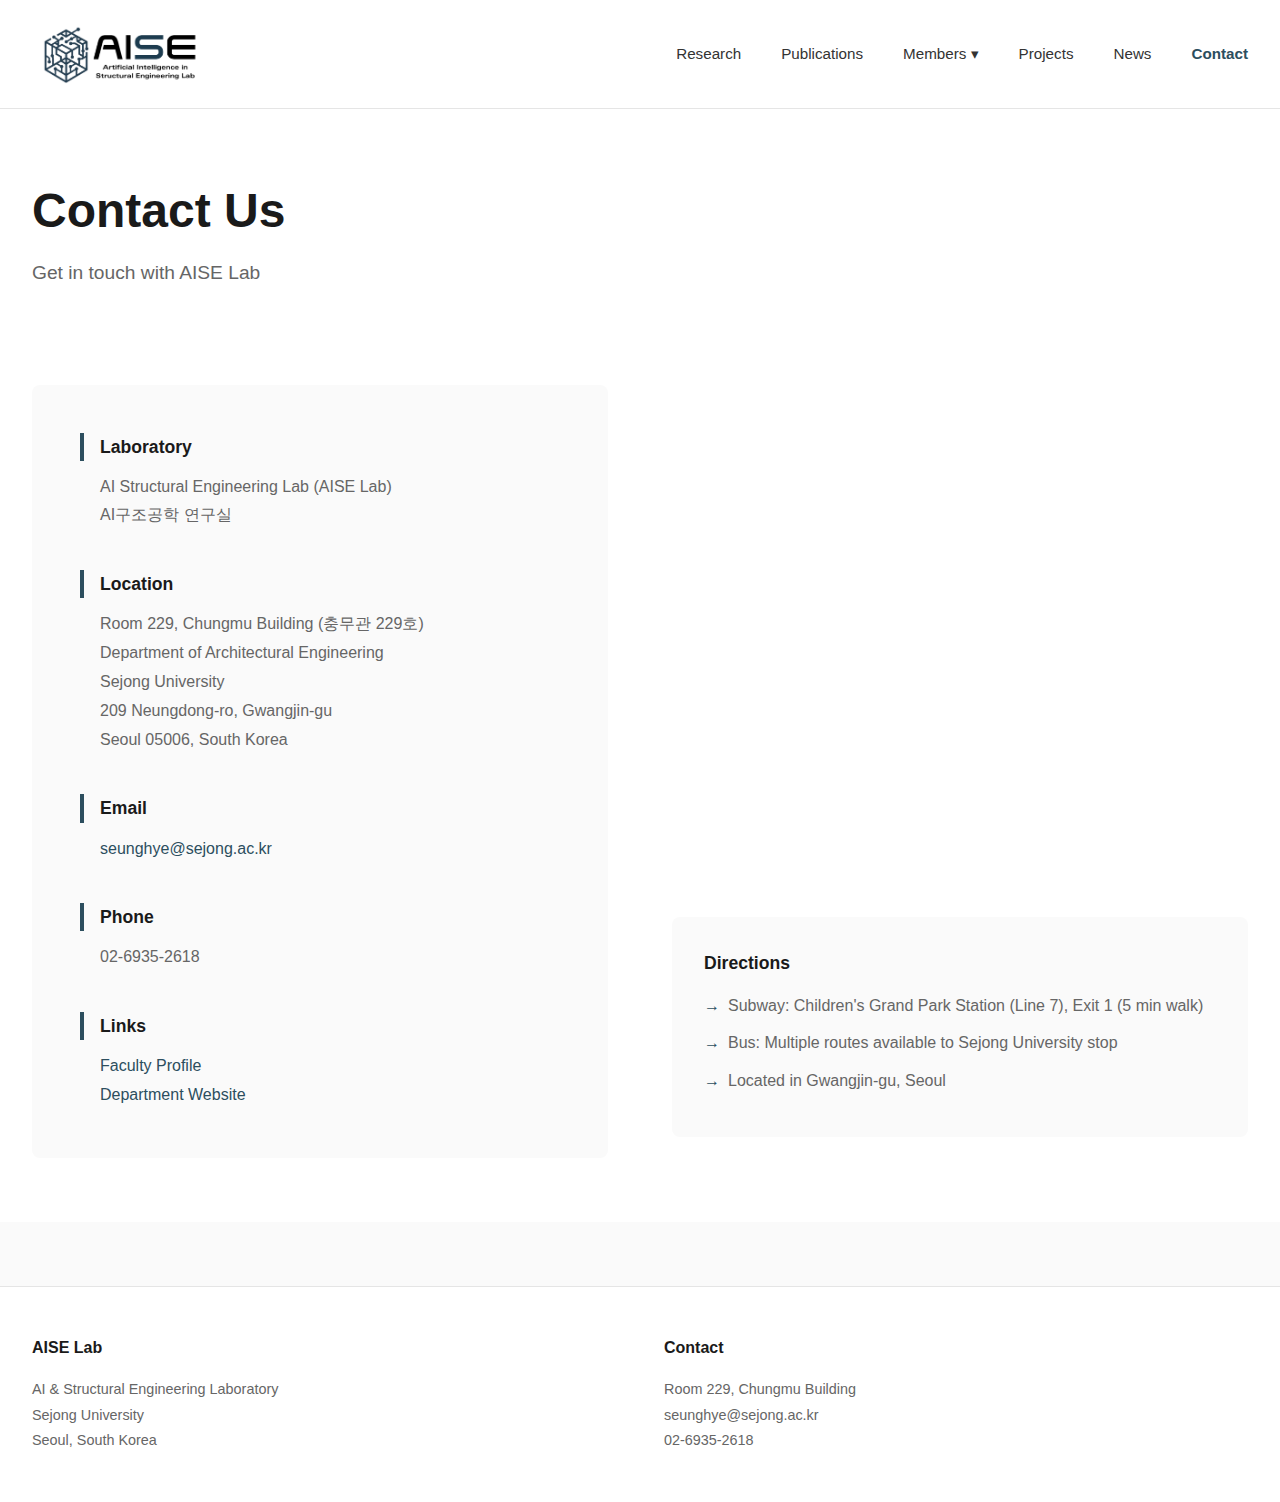
<file: contact.html>
<!DOCTYPE html>
<html lang="en">
<head>
    <meta charset="UTF-8">
    <meta name="viewport" content="width=device-width, initial-scale=1.0">
    <meta name="description" content="Contact AISE Lab">
    <title>Contact - AISE Lab</title>
    <style>
        * {
            margin: 0;
            padding: 0;
            box-sizing: border-box;
        }

        :root {
            --primary: #2C4E5E;
            --text-dark: #1a1a1a;
            --text-gray: #666;
            --bg-gray: #fafafa;
            --border: #e5e5e5;
        }

        body {
            font-family: -apple-system, BlinkMacSystemFont, 'Segoe UI', 'Helvetica Neue', Arial, sans-serif;
            color: var(--text-dark);
            line-height: 1.6;
            background: var(--bg-gray);
        }

        /* Header & Nav */
        header {
            background: #fff;
            border-bottom: 1px solid var(--border);
            position: sticky;
            top: 0;
            z-index: 100;
        }

        nav {
            max-width: 1400px;
            margin: 0 auto;
            padding: 1.5rem 2rem;
            display: flex;
            justify-content: space-between;
            align-items: center;
        }

        .logo {
            display: flex;
            align-items: center;
            gap: 1rem;
            text-decoration: none;
        }

        .logo img {
            height: 60px;
        }

        nav ul {
            display: flex;
            gap: 2.5rem;
            list-style: none;
            align-items: center;
        }

        nav a {
            text-decoration: none;
            color: #333;
            font-weight: 400;
            transition: color 0.2s;
            font-size: 0.95rem;
        }

        nav a:hover {
            color: var(--primary);
        }

        /* Dropdown Menu CSS */
        .dropdown {
            position: relative;
            display: inline-block;
        }
        
        .dropdown-content {
            display: none;
            position: absolute;
            background-color: #fff;
            min-width: 160px;
            box-shadow: 0px 8px 16px 0px rgba(0,0,0,0.1);
            z-index: 1000;
            border-radius: 4px;
            border: 1px solid var(--border);
            top: 100%;
            left: 50%;
            transform: translateX(-50%);
            padding: 0.5rem 0;
        }
        
        .dropdown:hover .dropdown-content {
            display: block;
        }
        
        .dropdown-content a {
            color: var(--text-dark);
            padding: 12px 16px;
            text-decoration: none;
            display: block;
            font-size: 0.9rem;
            text-align: center;
        }
        
        .dropdown-content a:hover {
            background-color: var(--bg-gray);
            color: var(--primary);
        }

        /* Page Header */
        .page-header {
            max-width: 1400px;
            margin: 0 auto;
            padding: 4rem 2rem 2rem;
            background: #fff;
        }

        .page-header h1 {
            font-size: 3rem;
            font-weight: 700;
            color: var(--text-dark);
            margin-bottom: 0.5rem;
        }

        .page-header p {
            font-size: 1.2rem;
            color: var(--text-gray);
        }

        /* Contact Section */
        .contact-section {
            max-width: 1400px;
            margin: 0 auto;
            padding: 4rem 2rem;
            background: #fff;
        }

        .contact-grid {
            display: grid;
            grid-template-columns: 1fr 1fr;
            gap: 4rem;
        }

        .contact-info {
            background: var(--bg-gray);
            padding: 3rem;
            border-radius: 8px;
        }

        .info-item {
            margin-bottom: 2.5rem;
        }

        .info-item:last-child {
            margin-bottom: 0;
        }

        .info-item h3 {
            font-size: 1.1rem;
            font-weight: 600;
            color: var(--text-dark);
            margin-bottom: 0.75rem;
            border-left: 4px solid var(--primary);
            padding-left: 1rem;
        }

        .info-item p {
            color: var(--text-gray);
            line-height: 1.8;
            padding-left: 1.25rem;
        }

        .info-item a {
            color: var(--primary);
            text-decoration: none;
        }

        .info-item a:hover {
            text-decoration: underline;
        }

        .map-container {
            border-radius: 8px;
            height: 500px;
            overflow: hidden;
        }

        .directions {
            margin-top: 2rem;
            padding: 2rem;
            background: var(--bg-gray);
            border-radius: 8px;
        }

        .directions h3 {
            font-size: 1.1rem;
            font-weight: 600;
            color: var(--text-dark);
            margin-bottom: 1rem;
        }

        .directions ul {
            list-style: none;
        }

        .directions li {
            color: var(--text-gray);
            margin-bottom: 0.75rem;
            padding-left: 1.5rem;
            position: relative;
        }

        .directions li:before {
            content: "→";
            color: var(--primary);
            position: absolute;
            left: 0;
        }

        /* Footer */
        footer {
            background: #fff;
            border-top: 1px solid var(--border);
            padding: 3rem 2rem;
            margin-top: 4rem;
        }

        .footer-content {
            max-width: 1400px;
            margin: 0 auto;
            display: grid;
            grid-template-columns: repeat(2, 1fr);
            gap: 3rem;
        }

        footer h4 {
            font-size: 1rem;
            font-weight: 600;
            margin-bottom: 1rem;
            color: var(--text-dark);
        }

        footer p, footer a {
            color: var(--text-gray);
            font-size: 0.9rem;
            text-decoration: none;
            line-height: 1.8;
            display: block;
        }

        footer a:hover {
            color: var(--primary);
        }

        @media (max-width: 968px) {
            .contact-grid {
                grid-template-columns: 1fr;
            }

            .footer-content {
                grid-template-columns: 1fr;
            }

            nav ul {
                display: none;
            }

            .page-header h1 {
                font-size: 2rem;
            }
        }
    </style>
</head>
<body>
    <header>
        <nav>
            <a href="index.html" class="logo">
                <img src="images/logo.png" alt="AISE Lab Logo">
            </a>
            <ul>
                <li><a href="research.html">Research</a></li>
                <li><a href="publications.html">Publications</a></li>
                
                <li class="dropdown">
                    <a href="#" style="cursor: default;">Members ▾</a>
                    <div class="dropdown-content">
                        <a href="professor.html">Professor</a>
                        <a href="people.html">Researchers</a>
                    </div>
                </li>

                <li><a href="projects.html">Projects</a></li>
                <li><a href="news.html">News</a></li>
                <li><a href="contact.html" style="color: var(--primary); font-weight: 600;">Contact</a></li>
            </ul>
        </nav>
    </header>

    <div class="page-header">
        <h1>Contact Us</h1>
        <p>Get in touch with AISE Lab</p>
    </div>

    <section class="contact-section">
        <div class="contact-grid">
            <div>
                <div class="contact-info">
                    <div class="info-item">
                        <h3>Laboratory</h3>
                        <p>
                            AI Structural Engineering Lab (AISE Lab)<br>
                            AI구조공학 연구실
                        </p>
                    </div>

                    <div class="info-item">
                        <h3>Location</h3>
                        <p>
                            Room 229, Chungmu Building (충무관 229호)<br>
                            Department of Architectural Engineering<br>
                            Sejong University<br>
                            209 Neungdong-ro, Gwangjin-gu<br>
                            Seoul 05006, South Korea
                        </p>
                    </div>

                    <div class="info-item">
                        <h3>Email</h3>
                        <p>
                            <a href="mailto:seunghye@sejong.ac.kr">seunghye@sejong.ac.kr</a>
                        </p>
                    </div>

                    <div class="info-item">
                        <h3>Phone</h3>
                        <p>02-6935-2618</p>
                    </div>

                    <div class="info-item">
                        <h3>Links</h3>
                        <p>
                            <a href="https://sejong.elsevierpure.com/en/persons/seunghye-lee/" target="_blank">Faculty Profile</a><br>
                            <a href="http://aie.sejong.ac.kr/" target="_blank">Department Website</a>
                        </p>
                    </div>
                </div>
            </div>

            <div>
                <div class="map-container">
                    <iframe 
                        src="https://www.google.com/maps/embed?pb=!1m18!1m12!1m3!1d3162.892208426889!2d127.07352731531708!3d37.55099597980241!2m3!1f0!2f0!3f0!3m2!1i1024!2i768!4f13.1!3m3!1m2!1s0x357ca50338e261e5%3A0xf95ab80f5ff544e!2sSejong%20University!5e0!3m2!1sen!2skr!4v1234567890123!5m2!1sen!2skr" 
                        width="100%" 
                        height="100%" 
                        style="border:0; border-radius: 8px;" 
                        allowfullscreen="" 
                        loading="lazy" 
                        referrerpolicy="no-referrer-when-downgrade">
                    </iframe>
                </div>

                <div class="directions">
                    <h3>Directions</h3>
                    <ul>
                        <li>Subway: Children's Grand Park Station (Line 7), Exit 1 (5 min walk)</li>
                        <li>Bus: Multiple routes available to Sejong University stop</li>
                        <li>Located in Gwangjin-gu, Seoul</li>
                    </ul>
                </div>
            </div>
        </div>
    </section>

    <footer>
        <div class="footer-content">
            <div>
                <h4>AISE Lab</h4>
                <p>AI & Structural Engineering Laboratory</p>
                <p>Sejong University</p>
                <p>Seoul, South Korea</p>
            </div>
            <div>
                <h4>Contact</h4>
                <p>Room 229, Chungmu Building</p>
                <p>seunghye@sejong.ac.kr</p>
                <p>02-6935-2618</p>
            </div>
        </div>
    </footer>
</body>
</html>
</file>
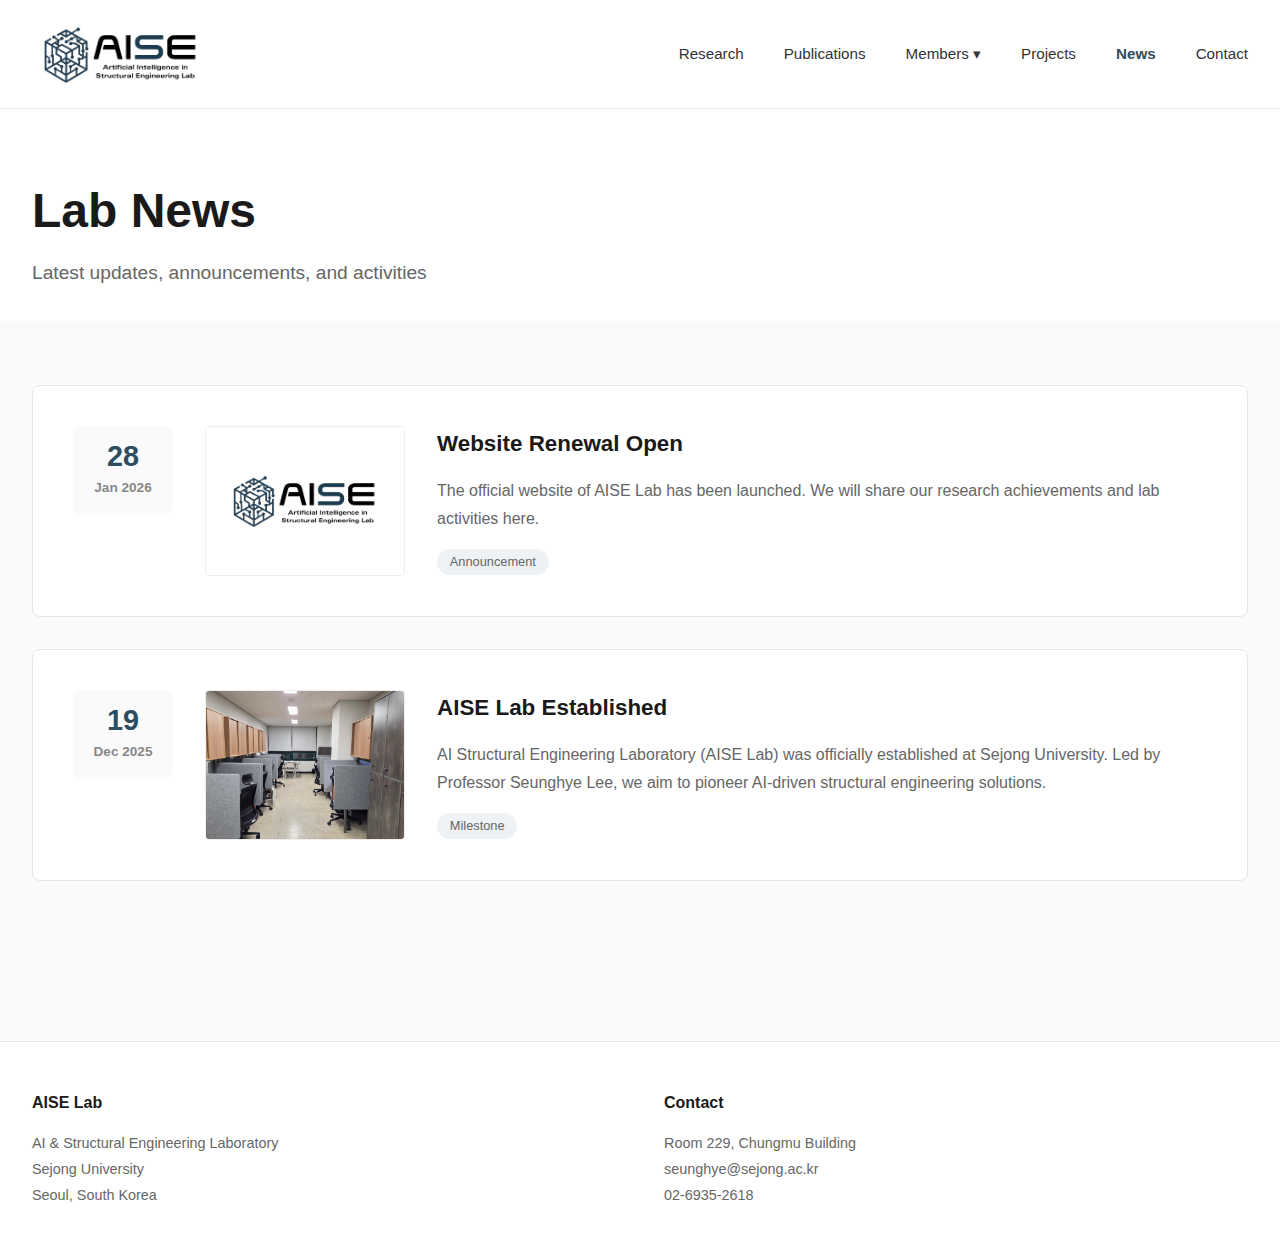
<file: news.html>
<!DOCTYPE html>
<html lang="en">
<head>
    <meta charset="UTF-8">
    <meta name="viewport" content="width=device-width, initial-scale=1.0">
    <meta name="description" content="AISE Lab News and Updates">
    <title>News - AISE Lab</title>
    <style>
        * {
            margin: 0;
            padding: 0;
            box-sizing: border-box;
        }

        :root {
            --primary: #2C4E5E;
            --text-dark: #1a1a1a;
            --text-gray: #666;
            --bg-gray: #fafafa;
            --border: #e5e5e5;
        }

        body {
            font-family: -apple-system, BlinkMacSystemFont, 'Segoe UI', 'Helvetica Neue', Arial, sans-serif;
            color: var(--text-dark);
            line-height: 1.6;
            background: var(--bg-gray);
        }

        /* Header & Nav */
        header {
            background: #fff;
            border-bottom: 1px solid var(--border);
            position: sticky;
            top: 0;
            z-index: 100;
        }

        nav {
            max-width: 1400px;
            margin: 0 auto;
            padding: 1.5rem 2rem;
            display: flex;
            justify-content: space-between;
            align-items: center;
        }

        .logo {
            display: flex;
            align-items: center;
            gap: 1rem;
            text-decoration: none;
        }

        .logo img {
            height: 60px;
        }

        nav ul {
            display: flex;
            gap: 2.5rem;
            list-style: none;
            align-items: center;
        }

        nav a {
            text-decoration: none;
            color: #333;
            font-weight: 400;
            transition: color 0.2s;
            font-size: 0.95rem;
        }

        nav a:hover {
            color: var(--primary);
        }

        /* Dropdown Menu CSS */
        .dropdown {
            position: relative;
            display: inline-block;
        }
        
        .dropdown-content {
            display: none;
            position: absolute;
            background-color: #fff;
            min-width: 160px;
            box-shadow: 0px 8px 16px 0px rgba(0,0,0,0.1);
            z-index: 1000;
            border-radius: 4px;
            border: 1px solid var(--border);
            top: 100%;
            left: 50%;
            transform: translateX(-50%);
            padding: 0.5rem 0;
        }
        
        .dropdown:hover .dropdown-content {
            display: block;
        }
        
        .dropdown-content a {
            color: var(--text-dark);
            padding: 12px 16px;
            text-decoration: none;
            display: block;
            font-size: 0.9rem;
            text-align: center;
        }
        
        .dropdown-content a:hover {
            background-color: var(--bg-gray);
            color: var(--primary);
        }

        /* Page Header */
        .page-header {
            max-width: 1400px;
            margin: 0 auto;
            padding: 4rem 2rem 2rem;
            background: #fff;
        }

        .page-header h1 {
            font-size: 3rem;
            font-weight: 700;
            color: var(--text-dark);
            margin-bottom: 0.5rem;
        }

        .page-header p {
            font-size: 1.2rem;
            color: var(--text-gray);
        }

        /* News Section */
        .news-section {
            max-width: 1400px;
            margin: 0 auto;
            padding: 4rem 2rem;
        }

        .news-item {
            background: #fff;
            padding: 2.5rem;
            border-radius: 8px;
            border: 1px solid var(--border);
            margin-bottom: 2rem;
            transition: transform 0.2s, box-shadow 0.2s;
            display: flex;
            gap: 2rem;
            align-items: flex-start;
        }

        .news-item:hover {
            transform: translateY(-3px);
            box-shadow: 0 5px 15px rgba(0,0,0,0.05);
            border-color: var(--primary);
        }

        .news-date {
            flex-shrink: 0;
            width: 100px;
            text-align: center;
            padding: 1rem;
            background: var(--bg-gray);
            border-radius: 8px;
            color: var(--primary);
            font-weight: 600;
        }

        .news-date .day {
            font-size: 1.8rem;
            line-height: 1;
            display: block;
            margin-bottom: 0.2rem;
        }

        .news-date .year {
            font-size: 0.85rem;
            color: #888;
        }

        /* 뉴스 이미지 스타일 추가 */
        .news-thumb {
            flex-shrink: 0;
            width: 200px;
            height: 150px;
            border-radius: 4px;
            overflow: hidden;
            background: #eee;
            border: 1px solid #eee;
        }

        .news-thumb img {
            width: 100%;
            height: 100%;
            object-fit: cover;
        }

        .news-content {
            flex-grow: 1;
        }

        .news-content h3 {
            font-size: 1.4rem;
            margin-bottom: 1rem;
            color: var(--text-dark);
        }

        .news-content p {
            color: var(--text-gray);
            line-height: 1.7;
            margin-bottom: 1rem;
        }

        .news-tag {
            display: inline-block;
            font-size: 0.8rem;
            padding: 0.2rem 0.8rem;
            border-radius: 20px;
            background: #eef2f5;
            color: #666;
        }

        /* Footer */
        footer {
            background: #fff;
            border-top: 1px solid var(--border);
            padding: 3rem 2rem;
            margin-top: 4rem;
        }

        .footer-content {
            max-width: 1400px;
            margin: 0 auto;
            display: grid;
            grid-template-columns: repeat(2, 1fr);
            gap: 3rem;
        }

        footer h4 {
            font-size: 1rem;
            font-weight: 600;
            margin-bottom: 1rem;
            color: var(--text-dark);
        }

        footer p, footer a {
            color: var(--text-gray);
            font-size: 0.9rem;
            text-decoration: none;
            line-height: 1.8;
            display: block;
        }

        footer a:hover {
            color: var(--primary);
        }

        @media (max-width: 768px) {
            .news-item {
                flex-direction: column;
                gap: 1rem;
            }
            .news-thumb {
                width: 100%;
                height: 200px;
            }
            .news-date {
                width: 100%;
                display: flex;
                align-items: center;
                justify-content: center;
                gap: 0.5rem;
                padding: 0.5rem;
            }
            .news-date .day {
                font-size: 1.2rem;
                margin-bottom: 0;
            }
            
            .footer-content {
                grid-template-columns: 1fr;
            }

            nav ul {
                display: none;
            }
        }
    </style>
</head>
<body>
    <header>
        <nav>
            <a href="index.html" class="logo">
                <img src="images/logo.png" alt="AISE Lab Logo">
            </a>
            <ul>
                <li><a href="research.html">Research</a></li>
                <li><a href="publications.html">Publications</a></li>
                
                <li class="dropdown">
                    <a href="#" style="cursor: default;">Members ▾</a>
                    <div class="dropdown-content">
                        <a href="professor.html">Professor</a>
                        <a href="people.html">Researchers</a>
                    </div>
                </li>

                <li><a href="projects.html">Projects</a></li>
                <li><a href="news.html" style="color: var(--primary); font-weight: 600;">News</a></li>
                <li><a href="contact.html">Contact</a></li>
            </ul>
        </nav>
    </header>

    <div class="page-header">
        <h1>Lab News</h1>
        <p>Latest updates, announcements, and activities</p>
    </div>

    <section class="news-section">
        
        <div class="news-item">
            <div class="news-date">
                <span class="day">28</span>
                <span class="year">Jan 2026</span>
            </div>
            <div class="news-thumb">
                <img src="images/logo.png" style="object-fit: contain; padding: 1rem; background: #fff;" alt="Lab Establishment">
            </div>
            <div class="news-content">
                <h3>Website Renewal Open</h3>
                <p>
                    The official website of AISE Lab has been launched.
                    We will share our research achievements and lab activities here.
                </p>
                <span class="news-tag">Announcement</span>
            </div>
        </div>

        <div class="news-item">
            <div class="news-date">
                <span class="day">19</span>
                <span class="year">Dec 2025</span>
            </div>
            <div class="news-thumb">
                <img src="images/news-1.jpg" alt="AISE Lab Logo">
            </div>
            <div class="news-content">
                <h3>AISE Lab Established</h3>
                <p>
                    AI Structural Engineering Laboratory (AISE Lab) was officially established at Sejong University. 
                    Led by Professor Seunghye Lee, we aim to pioneer AI-driven structural engineering solutions.
                </p>
                <span class="news-tag">Milestone</span>
            </div>
        </div>

    </section>

    <footer>
        <div class="footer-content">
            <div>
                <h4>AISE Lab</h4>
                <p>AI & Structural Engineering Laboratory</p>
                <p>Sejong University</p>
                <p>Seoul, South Korea</p>
            </div>
            <div>
                <h4>Contact</h4>
                <p>Room 229, Chungmu Building</p>
                <p>seunghye@sejong.ac.kr</p>
                <p>02-6935-2618</p>
            </div>
        </div>
    </footer>
</body>
</html>
</file>
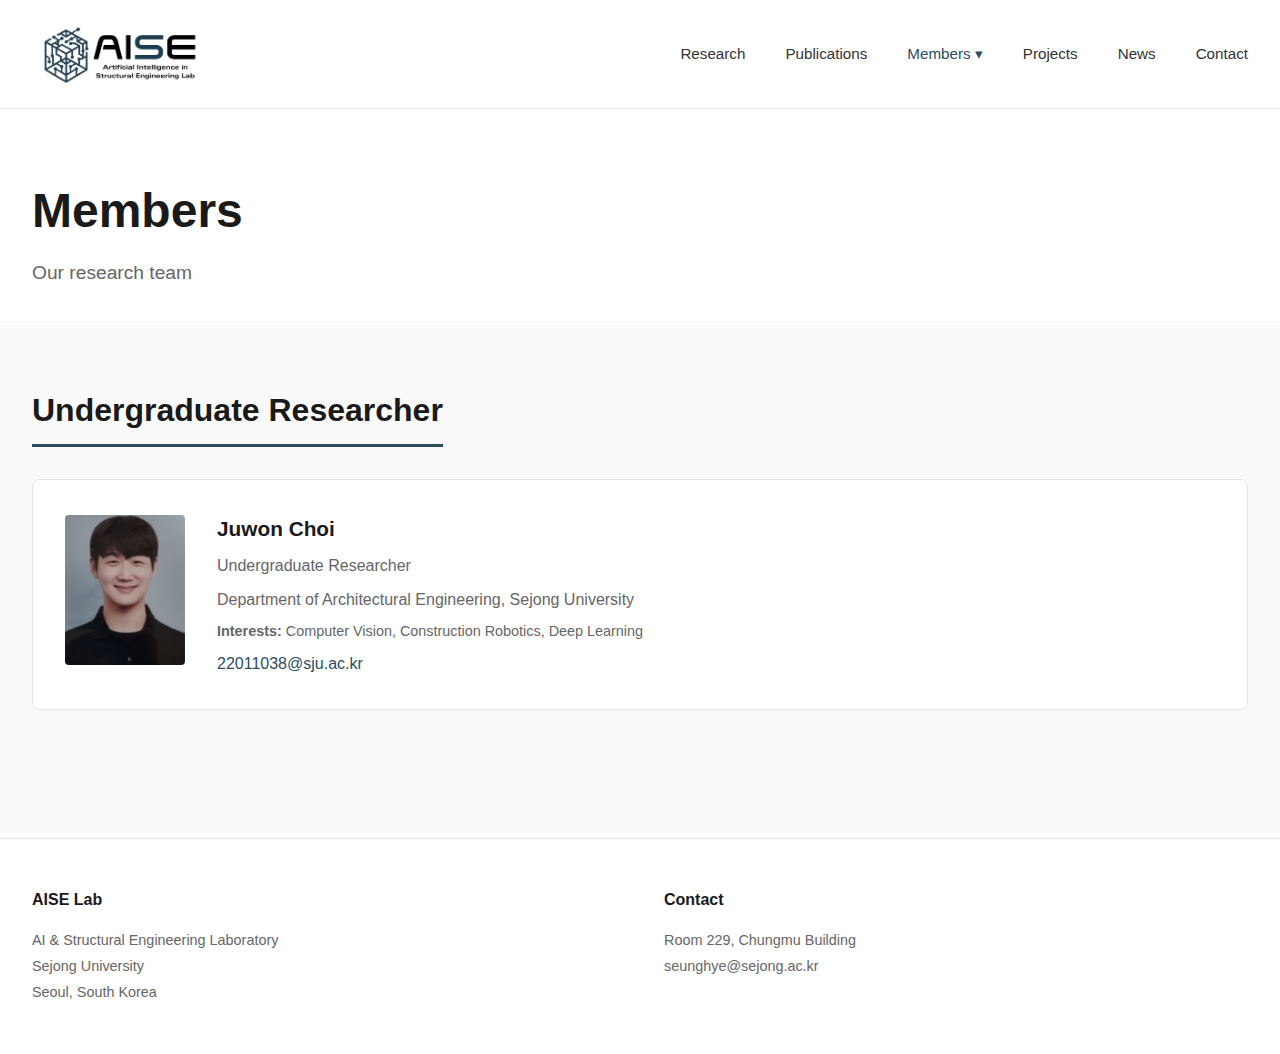
<file: people.html>
<!DOCTYPE html>
<html lang="en">
<head>
    <meta charset="UTF-8">
    <meta name="viewport" content="width=device-width, initial-scale=1.0">
    <meta name="description" content="AISE Lab Members">
    <title>Members - AISE Lab</title>
    <style>
        * {
            margin: 0;
            padding: 0;
            box-sizing: border-box;
        }

        :root {
            --primary: #2C4E5E;
            --text-dark: #1a1a1a;
            --text-gray: #666;
            --bg-gray: #fafafa;
            --border: #e5e5e5;
        }

        body {
            font-family: -apple-system, BlinkMacSystemFont, 'Segoe UI', 'Helvetica Neue', Arial, sans-serif;
            color: var(--text-dark);
            line-height: 1.6;
            background: var(--bg-gray);
        }

        /* Header & Nav */
        header {
            background: #fff;
            border-bottom: 1px solid var(--border);
            position: sticky;
            top: 0;
            z-index: 100;
        }

        nav {
            max-width: 1400px;
            margin: 0 auto;
            padding: 1.5rem 2rem;
            display: flex;
            justify-content: space-between;
            align-items: center;
        }

        .logo {
            display: flex;
            align-items: center;
            gap: 1rem;
            text-decoration: none;
        }

        .logo img {
            height: 60px;
        }

        nav ul {
            display: flex;
            gap: 2.5rem;
            list-style: none;
            align-items: center;
        }

        nav a {
            text-decoration: none;
            color: #333;
            font-weight: 400;
            transition: color 0.2s;
            font-size: 0.95rem;
        }

        nav a:hover {
            color: var(--primary);
        }

        /* Dropdown Menu CSS */
        .dropdown {
            position: relative;
            display: inline-block;
        }
        
        .dropdown-content {
            display: none;
            position: absolute;
            background-color: #fff;
            min-width: 160px;
            box-shadow: 0px 8px 16px 0px rgba(0,0,0,0.1);
            z-index: 1000;
            border-radius: 4px;
            border: 1px solid var(--border);
            top: 100%;
            left: 50%;
            transform: translateX(-50%);
            padding: 0.5rem 0;
        }
        
        .dropdown:hover .dropdown-content {
            display: block;
        }
        
        .dropdown-content a {
            color: var(--text-dark);
            padding: 12px 16px;
            text-decoration: none;
            display: block;
            font-size: 0.9rem;
            text-align: center;
        }
        
        .dropdown-content a:hover {
            background-color: var(--bg-gray);
            color: var(--primary);
        }

        /* Page Header */
        .page-header {
            max-width: 1400px;
            margin: 0 auto;
            padding: 4rem 2rem 2rem;
            background: #fff;
        }

        .page-header h1 {
            font-size: 3rem;
            font-weight: 700;
            color: var(--text-dark);
            margin-bottom: 0.5rem;
        }

        .page-header p {
            font-size: 1.2rem;
            color: var(--text-gray);
        }

        /* Students Section */
        .students-section {
            max-width: 1400px;
            margin: 0 auto;
            padding: 4rem 2rem;
        }

        .student-card {
            background: #fff;
            border-radius: 8px;
            padding: 2rem;
            display: flex;
            gap: 2rem;
            align-items: center;
            border: 1px solid var(--border);
        }

        .student-image {
            flex-shrink: 0;
        }

        .student-image img {
            width: 120px;
            height: 150px;
            border-radius: 4px;
            object-fit: cover;
            background: #ddd;
        }

        .student-info h3 {
            font-size: 1.3rem;
            font-weight: 600;
            color: var(--text-dark);
            margin-bottom: 0.5rem;
        }

        .student-info p {
            color: var(--text-gray);
            margin-bottom: 0.5rem;
        }

        .student-info .email {
            color: var(--primary);
            text-decoration: none;
        }

        /* Footer */
        footer {
            background: #fff;
            border-top: 1px solid var(--border);
            padding: 3rem 2rem;
            margin-top: 4rem;
        }

        .footer-content {
            max-width: 1400px;
            margin: 0 auto;
            display: grid;
            grid-template-columns: repeat(2, 1fr);
            gap: 3rem;
        }

        footer h4 {
            font-size: 1rem;
            font-weight: 600;
            margin-bottom: 1rem;
            color: var(--text-dark);
        }

        footer p, footer a {
            color: var(--text-gray);
            font-size: 0.9rem;
            text-decoration: none;
            line-height: 1.8;
            display: block;
        }

        footer a:hover {
            color: var(--primary);
        }

        @media (max-width: 968px) {
            .student-card {
                flex-direction: column;
                text-align: center;
            }

            .footer-content {
                grid-template-columns: 1fr;
            }

            nav ul {
                display: none;
            }
        }
    
/* ========== 모바일 메뉴 ========== */
.mobile-menu-btn {
    display: none;
    flex-direction: column;
    justify-content: space-around;
    width: 30px;
    height: 24px;
    background: transparent;
    border: none;
    cursor: pointer;
    padding: 0;
    z-index: 1001;
}

.mobile-menu-btn span {
    width: 30px;
    height: 3px;
    background: #333;
    border-radius: 2px;
    transition: all 0.3s ease;
}

.mobile-menu-btn.active span:nth-child(1) {
    transform: translateY(10.5px) rotate(45deg);
}

.mobile-menu-btn.active span:nth-child(2) {
    opacity: 0;
}

.mobile-menu-btn.active span:nth-child(3) {
    transform: translateY(-10.5px) rotate(-45deg);
}

.mobile-menu {
    position: fixed;
    top: 0;
    right: 0;
    width: 80%;
    max-width: 300px;
    height: 100vh;
    background: #fff;
    box-shadow: -2px 0 10px rgba(0, 0, 0, 0.1);
    z-index: 1000;
    padding: 80px 2rem 2rem;
    overflow-y: auto;
    transition: transform 0.3s ease;
}

.mobile-menu.hidden {
    transform: translateX(100%);
}

.mobile-menu ul {
    list-style: none;
    padding: 0;
    margin: 0;
    display: flex;
    flex-direction: column;
    gap: 0;
}

.mobile-menu li {
    border-bottom: 1px solid #eee;
}

.mobile-menu a {
    display: block;
    padding: 1rem 0;
    color: #333;
    text-decoration: none;
    font-size: 1rem;
    font-weight: 500;
}

.mobile-menu .dropdown {
    display: block;
}

.mobile-menu .dropdown-content {
    position: static;
    display: none;
    box-shadow: none;
    border: none;
    padding: 0;
    margin: 0;
    background: #f9f9f9;
    transform: none;
}

.mobile-menu .dropdown.active .dropdown-content {
    display: block;
}

.mobile-menu .dropdown-content a {
    padding: 0.75rem 0 0.75rem 1.5rem;
    font-size: 0.9rem;
}

@media (max-width: 768px) {
    .mobile-menu-btn {
        display: flex;
    }
    
    nav > ul {
        display: none !important;
    }
}
    
    </style>
</head>
<body>
    <header>
        <nav>
            <a href="index.html" class="logo">
                <img src="images/logo.png" alt="AISE Lab Logo">
            </a>
            <ul>
                <li><a href="research.html">Research</a></li>
                <li><a href="publications.html">Publications</a></li>
                
                <li class="dropdown">
                    <a href="#" style="cursor: default; color: var(--primary);">Members ▾</a>
                    <div class="dropdown-content">
                        <a href="professor.html">Professor</a>
                        <a href="people.html" style="color: var(--primary); font-weight: 600;">Researchers</a>
                    </div>
                </li>

                <li><a href="projects.html">Projects</a></li>
                <li><a href="news.html">News</a></li>
                <li><a href="contact.html">Contact</a></li>
            </ul>
        </nav>
    </header>

    <div class="page-header">
        <h1>Members</h1>
        <p>Our research team</p>
    </div>

    <section class="students-section">
        <h2 style="font-size: 2rem; font-weight: 600; margin-bottom: 2rem; color: var(--text-dark); border-bottom: 3px solid var(--primary); display: inline-block; padding-bottom: 0.5rem;">Undergraduate Researcher</h2>
        
        <div class="student-card">
            <div class="student-image">
                <img src="images/juwon-choi.png" alt="Juwon Choi">
            </div>
            <div class="student-info">
                <h3>Juwon Choi</h3>
                <p>Undergraduate Researcher</p>
                <p>Department of Architectural Engineering, Sejong University</p>
                
                <div style="margin: 0.5rem 0; color: var(--text-gray); font-size: 0.9rem;">
                    <strong>Interests:</strong> Computer Vision, Construction Robotics, Deep Learning
                </div>
                
                <a href="mailto:22011038@sju.ac.kr" class="email">22011038@sju.ac.kr</a>
            </div>
        </div>
    </section>

    <footer>
        <div class="footer-content">
            <div>
                <h4>AISE Lab</h4>
                <p>AI & Structural Engineering Laboratory</p>
                <p>Sejong University</p>
                <p>Seoul, South Korea</p>
            </div>
            <div>
                <h4>Contact</h4>
                <p>Room 229, Chungmu Building</p>
                <a href="mailto:seunghye@sejong.ac.kr">seunghye@sejong.ac.kr</a>
</file>
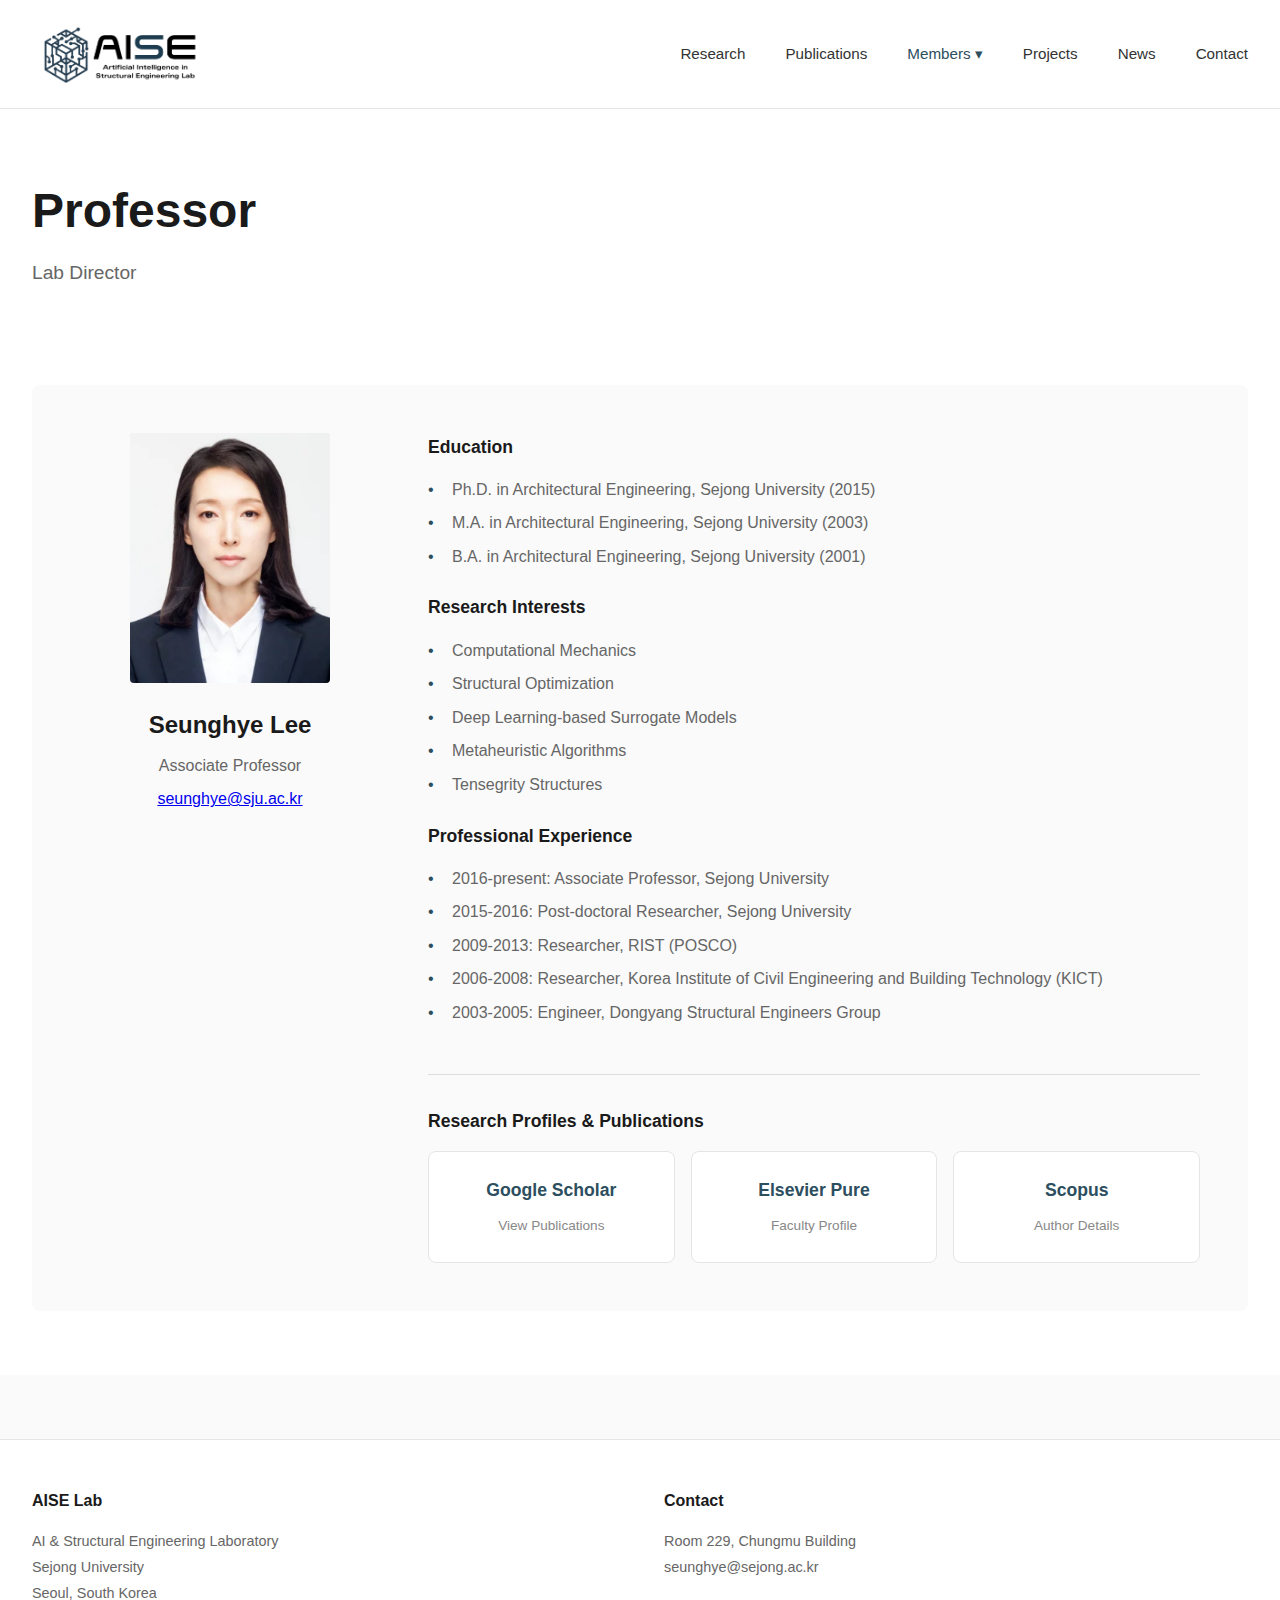
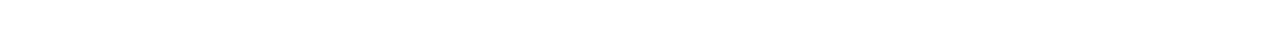
<file: professor.html>
<!DOCTYPE html>
<html lang="en">
<head>
    <meta charset="UTF-8">
    <meta name="viewport" content="width=device-width, initial-scale=1.0">
    <meta name="description" content="Professor - AISE Lab">
    <title>Professor - AISE Lab</title>
    <style>
        * {
            margin: 0;
            padding: 0;
            box-sizing: border-box;
        }

        :root {
            --primary: #2C4E5E;
            --text-dark: #1a1a1a;
            --text-gray: #666;
            --bg-gray: #fafafa;
            --border: #e5e5e5;
        }

        body {
            font-family: -apple-system, BlinkMacSystemFont, 'Segoe UI', 'Helvetica Neue', Arial, sans-serif;
            color: var(--text-dark);
            line-height: 1.6;
            background: var(--bg-gray);
        }

        /* Header & Nav */
        header {
            background: #fff;
            border-bottom: 1px solid var(--border);
            position: sticky;
            top: 0;
            z-index: 100;
        }

        nav {
            max-width: 1400px;
            margin: 0 auto;
            padding: 1.5rem 2rem;
            display: flex;
            justify-content: space-between;
            align-items: center;
        }

        .logo {
            display: flex;
            align-items: center;
            gap: 1rem;
            text-decoration: none;
        }

        .logo img {
            height: 60px;
        }

        nav ul {
            display: flex;
            gap: 2.5rem;
            list-style: none;
            align-items: center;
        }

        nav a {
            text-decoration: none;
            color: #333;
            font-weight: 400;
            transition: color 0.2s;
            font-size: 0.95rem;
        }

        nav a:hover {
            color: var(--primary);
        }

        /* Dropdown Menu CSS */
        .dropdown {
            position: relative;
            display: inline-block;
        }
        
        .dropdown-content {
            display: none;
            position: absolute;
            background-color: #fff;
            min-width: 160px;
            box-shadow: 0px 8px 16px 0px rgba(0,0,0,0.1);
            z-index: 1000;
            border-radius: 4px;
            border: 1px solid var(--border);
            top: 100%;
            left: 50%;
            transform: translateX(-50%);
            padding: 0.5rem 0;
        }
        
        .dropdown:hover .dropdown-content {
            display: block;
        }
        
        .dropdown-content a {
            color: var(--text-dark);
            padding: 12px 16px;
            text-decoration: none;
            display: block;
            font-size: 0.9rem;
            text-align: center;
        }
        
        .dropdown-content a:hover {
            background-color: var(--bg-gray);
            color: var(--primary);
        }

        /* Page Header */
        .page-header {
            max-width: 1400px;
            margin: 0 auto;
            padding: 4rem 2rem 2rem;
            background: #fff;
        }

        .page-header h1 {
            font-size: 3rem;
            font-weight: 700;
            color: var(--text-dark);
            margin-bottom: 0.5rem;
        }

        .page-header p {
            font-size: 1.2rem;
            color: var(--text-gray);
        }

        /* PI Section Styles */
        .pi-section {
            max-width: 1400px;
            margin: 0 auto;
            padding: 4rem 2rem;
            background: #fff;
        }

        .pi-card {
            background: var(--bg-gray);
            border-radius: 8px;
            padding: 3rem;
            display: grid;
            grid-template-columns: 300px 1fr;
            gap: 3rem;
        }

        .pi-image {
            text-align: center;
        }

        .pi-image img {
            width: 200px;
            height: 250px;
            object-fit: cover;
            margin-bottom: 1rem;
            background: #ddd;
            border-radius: 4px;
        }

        .pi-image h3 {
            font-size: 1.5rem;
            font-weight: 600;
            color: var(--text-dark);
            margin-bottom: 0.5rem;
        }

        .pi-image p {
            color: var(--text-gray);
            margin-bottom: 0.5rem;
        }

        .pi-info h4 {
            font-size: 1.1rem;
            font-weight: 600;
            color: var(--text-dark);
            margin-bottom: 1rem;
            margin-top: 1.5rem;
        }

        .pi-info h4:first-child {
            margin-top: 0;
        }

        .pi-info ul {
            list-style: none;
            margin-bottom: 1rem;
        }

        .pi-info li {
            color: var(--text-gray);
            margin-bottom: 0.5rem;
            padding-left: 1.5rem;
            position: relative;
        }

        .pi-info li:before {
            content: "•";
            color: var(--primary);
            position: absolute;
            left: 0;
        }

        /* Publication Links Section */
        .pub-links {
            margin-top: 3rem;
            padding-top: 2rem;
            border-top: 1px solid #ddd;
        }

        .links-grid {
            display: grid;
            grid-template-columns: repeat(3, 1fr);
            gap: 1rem;
            margin-top: 1rem;
        }

        .link-card {
            background: #fff;
            padding: 1.5rem;
            border-radius: 8px;
            text-decoration: none;
            border: 1px solid var(--border);
            transition: all 0.2s;
            text-align: center;
        }

        .link-card:hover {
            transform: translateY(-3px);
            border-color: var(--primary);
            box-shadow: 0 4px 8px rgba(0,0,0,0.05);
        }

        .link-card h5 {
            color: var(--primary);
            font-size: 1.1rem;
            margin-bottom: 0.5rem;
        }

        .link-card span {
            font-size: 0.85rem;
            color: #888;
        }

        /* Footer */
        footer {
            background: #fff;
            border-top: 1px solid var(--border);
            padding: 3rem 2rem;
            margin-top: 4rem;
        }

        .footer-content {
            max-width: 1400px;
            margin: 0 auto;
            display: grid;
            grid-template-columns: repeat(2, 1fr);
            gap: 3rem;
        }

        footer h4 {
            font-size: 1rem;
            font-weight: 600;
            margin-bottom: 1rem;
            color: var(--text-dark);
        }

        footer p, footer a {
            color: var(--text-gray);
            font-size: 0.9rem;
            text-decoration: none;
            line-height: 1.8;
            display: block;
        }

        footer a:hover {
            color: var(--primary);
        }

        @media (max-width: 968px) {
            .pi-card {
                grid-template-columns: 1fr;
                text-align: center;
            }

            .links-grid {
                grid-template-columns: 1fr;
            }

            .footer-content {
                grid-template-columns: 1fr;
            }

            nav ul {
                display: none;
            }
        }
    
/* ========== 모바일 메뉴 ========== */
.mobile-menu-btn {
    display: none;
    flex-direction: column;
    justify-content: space-around;
    width: 30px;
    height: 24px;
    background: transparent;
    border: none;
    cursor: pointer;
    padding: 0;
    z-index: 1001;
}

.mobile-menu-btn span {
    width: 30px;
    height: 3px;
    background: #333;
    border-radius: 2px;
    transition: all 0.3s ease;
}

.mobile-menu-btn.active span:nth-child(1) {
    transform: translateY(10.5px) rotate(45deg);
}

.mobile-menu-btn.active span:nth-child(2) {
    opacity: 0;
}

.mobile-menu-btn.active span:nth-child(3) {
    transform: translateY(-10.5px) rotate(-45deg);
}

.mobile-menu {
    position: fixed;
    top: 0;
    right: 0;
    width: 80%;
    max-width: 300px;
    height: 100vh;
    background: #fff;
    box-shadow: -2px 0 10px rgba(0, 0, 0, 0.1);
    z-index: 1000;
    padding: 80px 2rem 2rem;
    overflow-y: auto;
    transition: transform 0.3s ease;
}

.mobile-menu.hidden {
    transform: translateX(100%);
}

.mobile-menu ul {
    list-style: none;
    padding: 0;
    margin: 0;
    display: flex;
    flex-direction: column;
    gap: 0;
}

.mobile-menu li {
    border-bottom: 1px solid #eee;
}

.mobile-menu a {
    display: block;
    padding: 1rem 0;
    color: #333;
    text-decoration: none;
    font-size: 1rem;
    font-weight: 500;
}

.mobile-menu .dropdown {
    display: block;
}

.mobile-menu .dropdown-content {
    position: static;
    display: none;
    box-shadow: none;
    border: none;
    padding: 0;
    margin: 0;
    background: #f9f9f9;
    transform: none;
}

.mobile-menu .dropdown.active .dropdown-content {
    display: block;
}

.mobile-menu .dropdown-content a {
    padding: 0.75rem 0 0.75rem 1.5rem;
    font-size: 0.9rem;
}

@media (max-width: 768px) {
    .mobile-menu-btn {
        display: flex;
    }
    
    nav > ul {
        display: none !important;
    }
}
    
    </style>
</head>
<body>
    <header>
        <nav>
            <a href="index.html" class="logo">
                <img src="images/logo.png" alt="AISE Lab Logo">
            </a>
            <ul>
                <li><a href="research.html">Research</a></li>
                <li><a href="publications.html">Publications</a></li>
                
                <li class="dropdown">
                    <a href="#" style="cursor: default; color: var(--primary);">Members ▾</a>
                    <div class="dropdown-content">
                        <a href="professor.html" style="color: var(--primary); font-weight: 600;">Professor</a>
                        <a href="people.html">Researchers</a>
                    </div>
                </li>

                <li><a href="projects.html">Projects</a></li>
                <li><a href="news.html">News</a></li>
                <li><a href="contact.html">Contact</a></li>
            </ul>
        </nav>
    </header>

    <div class="page-header">
        <h1>Professor</h1>
        <p>Lab Director</p>
    </div>

    <section class="pi-section">
        <div class="pi-card">
            <div class="pi-image">
                <img src="images/professor.png" alt="Professor Seunghye Lee">
                <h3>Seunghye Lee</h3>
                <p>Associate Professor</p>
                <a href="seunghye@sejong.ac.kr" class="email">seunghye@sju.ac.kr</a>
            </div>
            
            <div class="pi-info">
                <h4>Education</h4>
                <ul>
                    <li>Ph.D. in Architectural Engineering, Sejong University (2015)</li>
                    <li>M.A. in Architectural Engineering, Sejong University (2003)</li>
                    <li>B.A. in Architectural Engineering, Sejong University (2001)</li>
                </ul>

                <h4>Research Interests</h4>
                <ul>
                    <li>Computational Mechanics</li>
                    <li>Structural Optimization</li>
                    <li>Deep Learning-based Surrogate Models</li>
                    <li>Metaheuristic Algorithms</li>
                    <li>Tensegrity Structures</li>
                </ul>

                <h4>Professional Experience</h4>
                <ul>
                    <li>2016-present: Associate Professor, Sejong University</li>
                    <li>2015-2016: Post-doctoral Researcher, Sejong University</li>
                    <li>2009-2013: Researcher, RIST (POSCO)</li>
                    <li>2006-2008: Researcher, Korea Institute of Civil Engineering and Building Technology (KICT)</li>
                    <li>2003-2005: Engineer, Dongyang Structural Engineers Group</li>
                </ul>

                <div class="pub-links">
                    <h4>Research Profiles & Publications</h4>
                    <div class="links-grid">
                        <a href="https://scholar.google.com/citations?user=sxuyuRAAAAAJ" target="_blank" class="link-card">
                            <h5>Google Scholar</h5>
                            <span>View Publications</span>
                        </a>
                        <a href="https://sejong.elsevierpure.com/en/persons/seunghye-lee/" target="_blank" class="link-card">
                            <h5>Elsevier Pure</h5>
                            <span>Faculty Profile</span>
                        </a>
                        <a href="https://www.scopus.com/authid/detail.uri?authorId=55870237600" target="_blank" class="link-card">
                            <h5>Scopus</h5>
                            <span>Author Details</span>
                        </a>
                    </div>
                </div>

            </div>
        </div>
    </section>

    <footer>
        <div class="footer-content">
            <div>
                <h4>AISE Lab</h4>
                <p>AI & Structural Engineering Laboratory</p>
                <p>Sejong University</p>
                <p>Seoul, South Korea</p>
            </div>
            <div>
                <h4>Contact</h4>
                <p>Room 229, Chungmu Building</p>
                <a href="mailto:seunghye@sejong.ac.kr">seunghye@sejong.ac.kr</a>
</file>
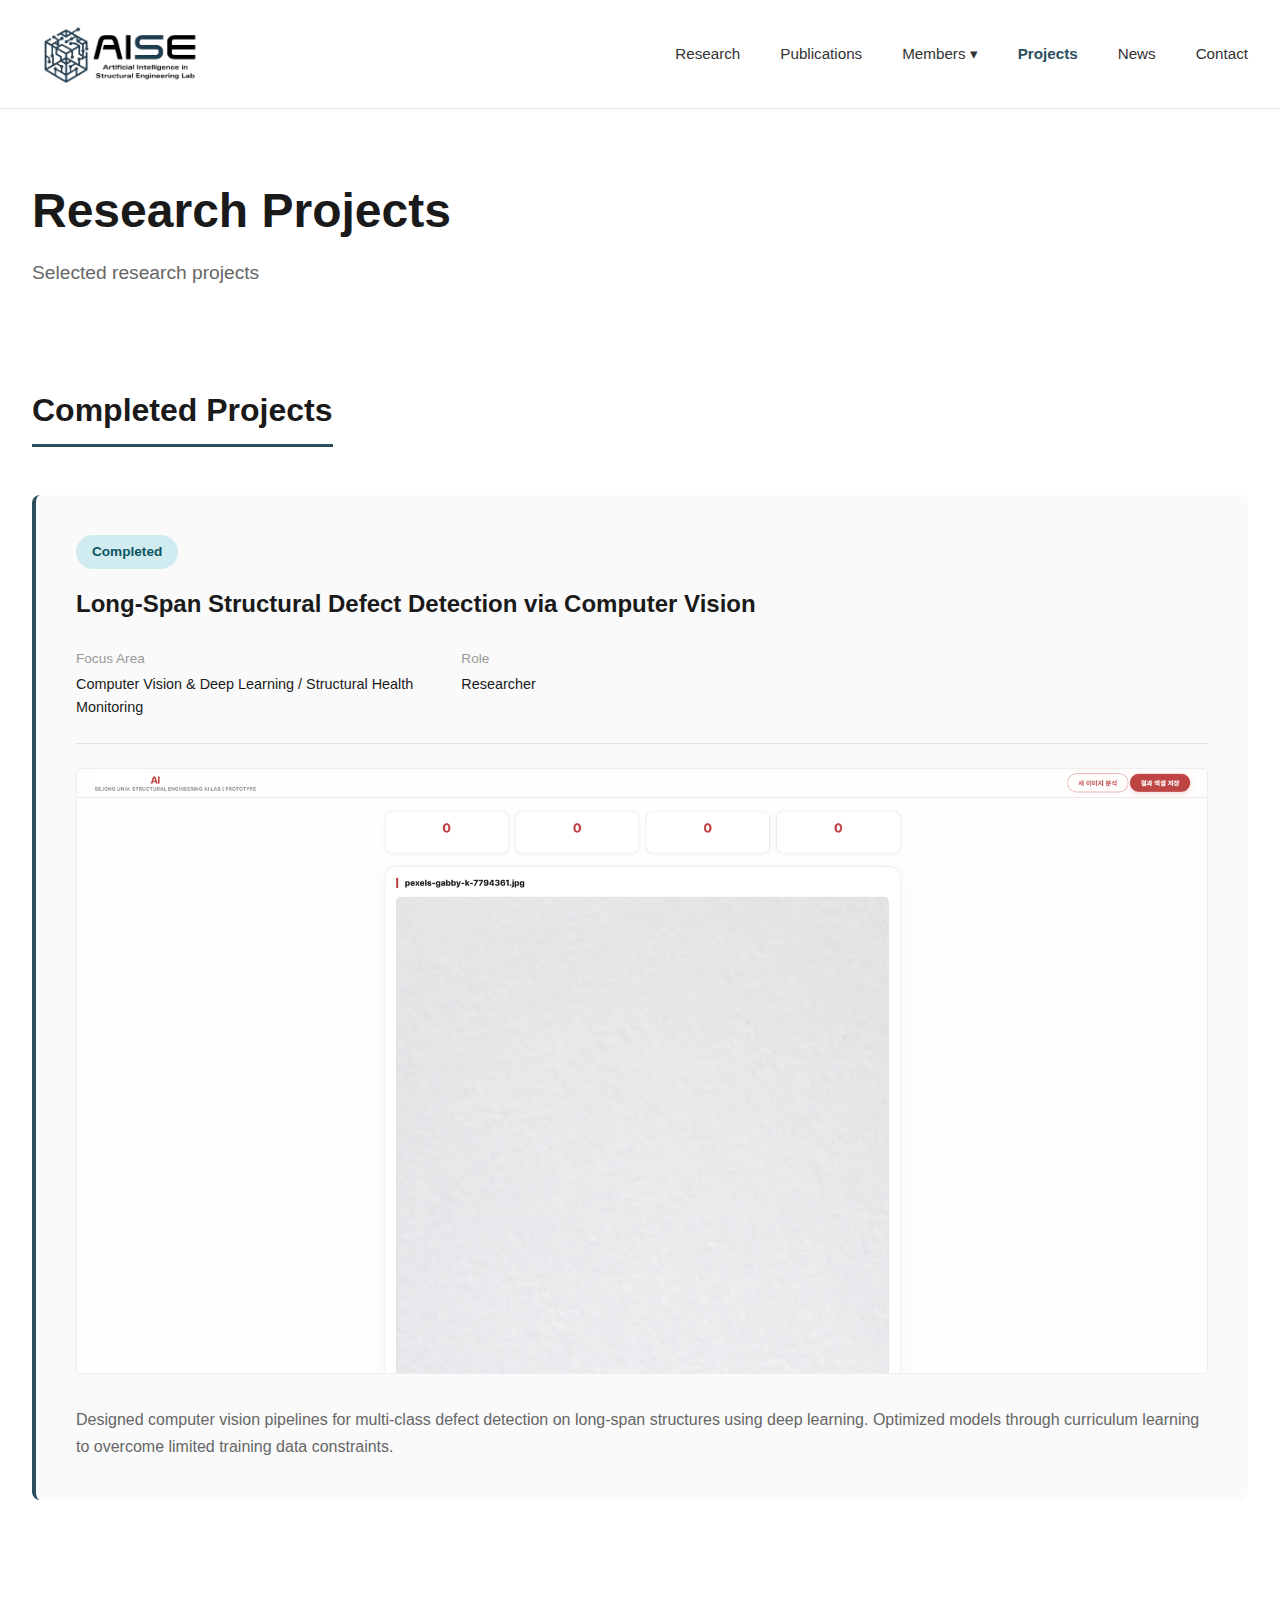
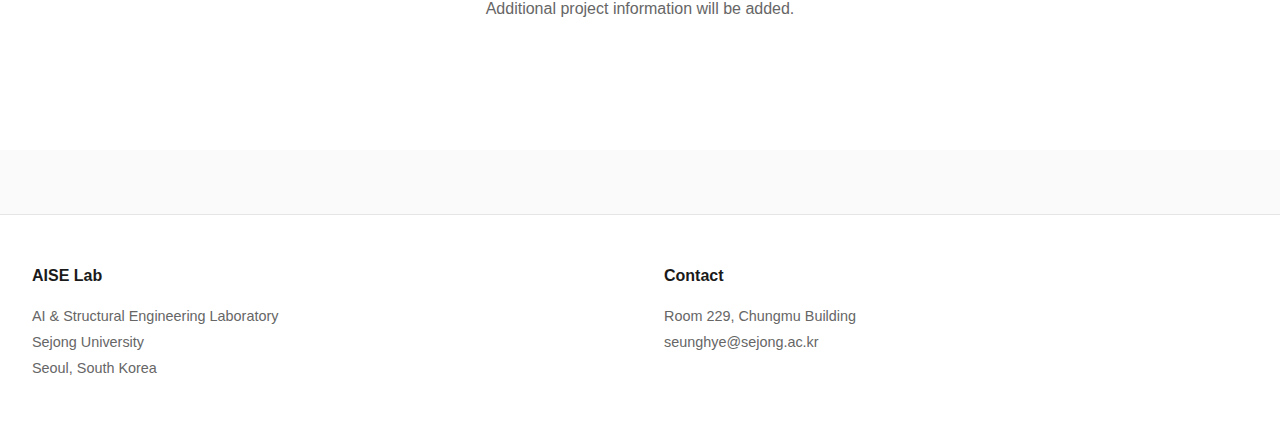
<file: projects.html>
<!DOCTYPE html>
<html lang="en">
<head>
    <meta charset="UTF-8">
    <meta name="viewport" content="width=device-width, initial-scale=1.0">
    <meta name="description" content="AISE Lab Projects">
    <title>Projects - AISE Lab</title>
    <style>
        * {
            margin: 0;
            padding: 0;
            box-sizing: border-box;
        }

        :root {
            --primary: #2C4E5E;
            --text-dark: #1a1a1a;
            --text-gray: #666;
            --bg-gray: #fafafa;
            --border: #e5e5e5;
        }

        body {
            font-family: -apple-system, BlinkMacSystemFont, 'Segoe UI', 'Helvetica Neue', Arial, sans-serif;
            color: var(--text-dark);
            line-height: 1.6;
            background: var(--bg-gray);
        }

        /* Header & Nav */
        header {
            background: #fff;
            border-bottom: 1px solid var(--border);
            position: sticky;
            top: 0;
            z-index: 100;
        }

        nav {
            max-width: 1400px;
            margin: 0 auto;
            padding: 1.5rem 2rem;
            display: flex;
            justify-content: space-between;
            align-items: center;
        }

        .logo {
            display: flex;
            align-items: center;
            gap: 1rem;
            text-decoration: none;
        }

        .logo img {
            height: 60px;
        }

        nav ul {
            display: flex;
            gap: 2.5rem;
            list-style: none;
            align-items: center;
        }

        nav a {
            text-decoration: none;
            color: #333;
            font-weight: 400;
            transition: color 0.2s;
            font-size: 0.95rem;
        }

        nav a:hover {
            color: var(--primary);
        }

        /* Dropdown Menu CSS */
        .dropdown {
            position: relative;
            display: inline-block;
        }
        
        .dropdown-content {
            display: none;
            position: absolute;
            background-color: #fff;
            min-width: 160px;
            box-shadow: 0px 8px 16px 0px rgba(0,0,0,0.1);
            z-index: 1000;
            border-radius: 4px;
            border: 1px solid var(--border);
            top: 100%;
            left: 50%;
            transform: translateX(-50%);
            padding: 0.5rem 0;
        }
        
        .dropdown:hover .dropdown-content {
            display: block;
        }
        
        .dropdown-content a {
            color: var(--text-dark);
            padding: 12px 16px;
            text-decoration: none;
            display: block;
            font-size: 0.9rem;
            text-align: center;
        }
        
        .dropdown-content a:hover {
            background-color: var(--bg-gray);
            color: var(--primary);
        }

        /* Page Header */
        .page-header {
            max-width: 1400px;
            margin: 0 auto;
            padding: 4rem 2rem 2rem;
            background: #fff;
        }

        .page-header h1 {
            font-size: 3rem;
            font-weight: 700;
            color: var(--text-dark);
            margin-bottom: 0.5rem;
        }

        .page-header p {
            font-size: 1.2rem;
            color: var(--text-gray);
        }

        /* Projects Section */
        .projects-section {
            max-width: 1400px;
            margin: 0 auto;
            padding: 4rem 2rem;
            background: #fff;
        }

        .section-title {
            font-size: 2rem;
            font-weight: 600;
            margin-bottom: 3rem;
            color: var(--text-dark);
            border-bottom: 3px solid var(--primary);
            display: inline-block;
            padding-bottom: 0.5rem;
        }

        .project-card {
            background: var(--bg-gray);
            padding: 2.5rem;
            margin-bottom: 2rem;
            border-radius: 8px;
            border-left: 4px solid var(--primary);
        }

        .project-header {
            margin-bottom: 1.5rem;
        }

        .project-status {
            display: inline-block;
            padding: 0.4rem 1rem;
            border-radius: 20px;
            font-size: 0.85rem;
            font-weight: 600;
            margin-bottom: 1rem;
        }

        .status-active {
            background: #d4edda;
            color: #155724;
        }

        .status-completed {
            background: #d1ecf1;
            color: #0c5460;
        }

        .project-card h3 {
            font-size: 1.5rem;
            font-weight: 600;
            color: var(--text-dark);
            margin-bottom: 1rem;
        }

        .project-meta {
            display: grid;
            grid-template-columns: repeat(3, 1fr);
            gap: 1.5rem;
            margin-bottom: 1.5rem;
            padding-bottom: 1.5rem;
            border-bottom: 1px solid var(--border);
        }

        .meta-item {
            font-size: 0.9rem;
        }

        .meta-label {
            color: #999;
            font-size: 0.85rem;
            margin-bottom: 0.25rem;
        }

        .meta-value {
            color: var(--text-dark);
            font-weight: 500;
        }

        .project-description {
            color: var(--text-gray);
            line-height: 1.7;
        }

        /* Placeholder */
        .placeholder {
            text-align: center;
            padding: 4rem 2rem;
            color: var(--text-gray);
        }

        /* Footer */
        footer {
            background: #fff;
            border-top: 1px solid var(--border);
            padding: 3rem 2rem;
            margin-top: 4rem;
        }

        .footer-content {
            max-width: 1400px;
            margin: 0 auto;
            display: grid;
            grid-template-columns: repeat(2, 1fr);
            gap: 3rem;
        }

        footer h4 {
            font-size: 1rem;
            font-weight: 600;
            margin-bottom: 1rem;
            color: var(--text-dark);
        }

        footer p, footer a {
            color: var(--text-gray);
            font-size: 0.9rem;
            text-decoration: none;
            line-height: 1.8;
            display: block;
        }

        footer a:hover {
            color: var(--primary);
        }

        @media (max-width: 968px) {
            .project-meta {
                grid-template-columns: 1fr;
            }

            .footer-content {
                grid-template-columns: 1fr;
            }

            nav ul {
                display: none;
            }
        }
    
/* ========== 모바일 메뉴 ========== */
.mobile-menu-btn {
    display: none;
    flex-direction: column;
    justify-content: space-around;
    width: 30px;
    height: 24px;
    background: transparent;
    border: none;
    cursor: pointer;
    padding: 0;
    z-index: 1001;
}

.mobile-menu-btn span {
    width: 30px;
    height: 3px;
    background: #333;
    border-radius: 2px;
    transition: all 0.3s ease;
}

.mobile-menu-btn.active span:nth-child(1) {
    transform: translateY(10.5px) rotate(45deg);
}

.mobile-menu-btn.active span:nth-child(2) {
    opacity: 0;
}

.mobile-menu-btn.active span:nth-child(3) {
    transform: translateY(-10.5px) rotate(-45deg);
}

.mobile-menu {
    position: fixed;
    top: 0;
    right: 0;
    width: 80%;
    max-width: 300px;
    height: 100vh;
    background: #fff;
    box-shadow: -2px 0 10px rgba(0, 0, 0, 0.1);
    z-index: 1000;
    padding: 80px 2rem 2rem;
    overflow-y: auto;
    transition: transform 0.3s ease;
}

.mobile-menu.hidden {
    transform: translateX(100%);
}

.mobile-menu ul {
    list-style: none;
    padding: 0;
    margin: 0;
    display: flex;
    flex-direction: column;
    gap: 0;
}

.mobile-menu li {
    border-bottom: 1px solid #eee;
}

.mobile-menu a {
    display: block;
    padding: 1rem 0;
    color: #333;
    text-decoration: none;
    font-size: 1rem;
    font-weight: 500;
}

.mobile-menu .dropdown {
    display: block;
}

.mobile-menu .dropdown-content {
    position: static;
    display: none;
    box-shadow: none;
    border: none;
    padding: 0;
    margin: 0;
    background: #f9f9f9;
    transform: none;
}

.mobile-menu .dropdown.active .dropdown-content {
    display: block;
}

.mobile-menu .dropdown-content a {
    padding: 0.75rem 0 0.75rem 1.5rem;
    font-size: 0.9rem;
}

@media (max-width: 768px) {
    .mobile-menu-btn {
        display: flex;
    }
    
    nav > ul {
        display: none !important;
    }
}
    
    </style>
</head>
<body>
    <header>
        <nav>
            <a href="index.html" class="logo">
                <img src="images/logo.png" alt="AISE Lab Logo">
            </a>
            <ul>
                <li><a href="research.html">Research</a></li>
                <li><a href="publications.html">Publications</a></li>
                
                <li class="dropdown">
                    <a href="#" style="cursor: default;">Members ▾</a>
                    <div class="dropdown-content">
                        <a href="professor.html">Professor</a>
                        <a href="people.html">Researchers</a>
                    </div>
                </li>

                <li><a href="projects.html" style="color: var(--primary); font-weight: 600;">Projects</a></li>
                <li><a href="news.html">News</a></li>
                <li><a href="contact.html">Contact</a></li>
            </ul>
        </nav>
    </header>

    <div class="page-header">
        <h1>Research Projects</h1>
        <p>Selected research projects</p>
    </div>

    <section class="projects-section">
        <h2 class="section-title">Completed Projects</h2>
        
        <div class="project-card">
            <div class="project-header">
                <span class="project-status status-completed">Completed</span>
                <h3>Long-Span Structural Defect Detection via Computer Vision</h3>
            </div>
            
            <div class="project-meta">
                <div class="meta-item">
                    <div class="meta-label">Focus Area</div>
                    <div class="meta-value">Computer Vision & Deep Learning / Structural Health Monitoring</div>
                </div>
                <div class="meta-item">
                    <div class="meta-label">Role</div>
                    <div class="meta-value">Researcher</div>
                </div>
                <div class="meta-item"></div>
            </div>
            
            <div style="margin-bottom: 1.5rem;">
                <img src="images/project-1.png" alt="Project Image" style="width: 100%; height: auto; border-radius: 4px; border: 1px solid #eee;">
            </div>

            <div class="project-description">
                <p>
                   Designed computer vision pipelines for multi-class defect detection on long-span structures using deep learning.
                   Optimized models through curriculum learning to overcome limited training data constraints.
                </p>
            </div>
        </div>

        <div class="placeholder">
            <p>Additional project information will be added.</p>
        </div>
    </section>

    <footer>
        <div class="footer-content">
            <div>
                <h4>AISE Lab</h4>
                <p>AI & Structural Engineering Laboratory</p>
                <p>Sejong University</p>
                <p>Seoul, South Korea</p>
            </div>
            <div>
                <h4>Contact</h4>
                <p>Room 229, Chungmu Building</p>
                <a href="mailto:seunghye@sejong.ac.kr">seunghye@sejong.ac.kr</a>
</file>
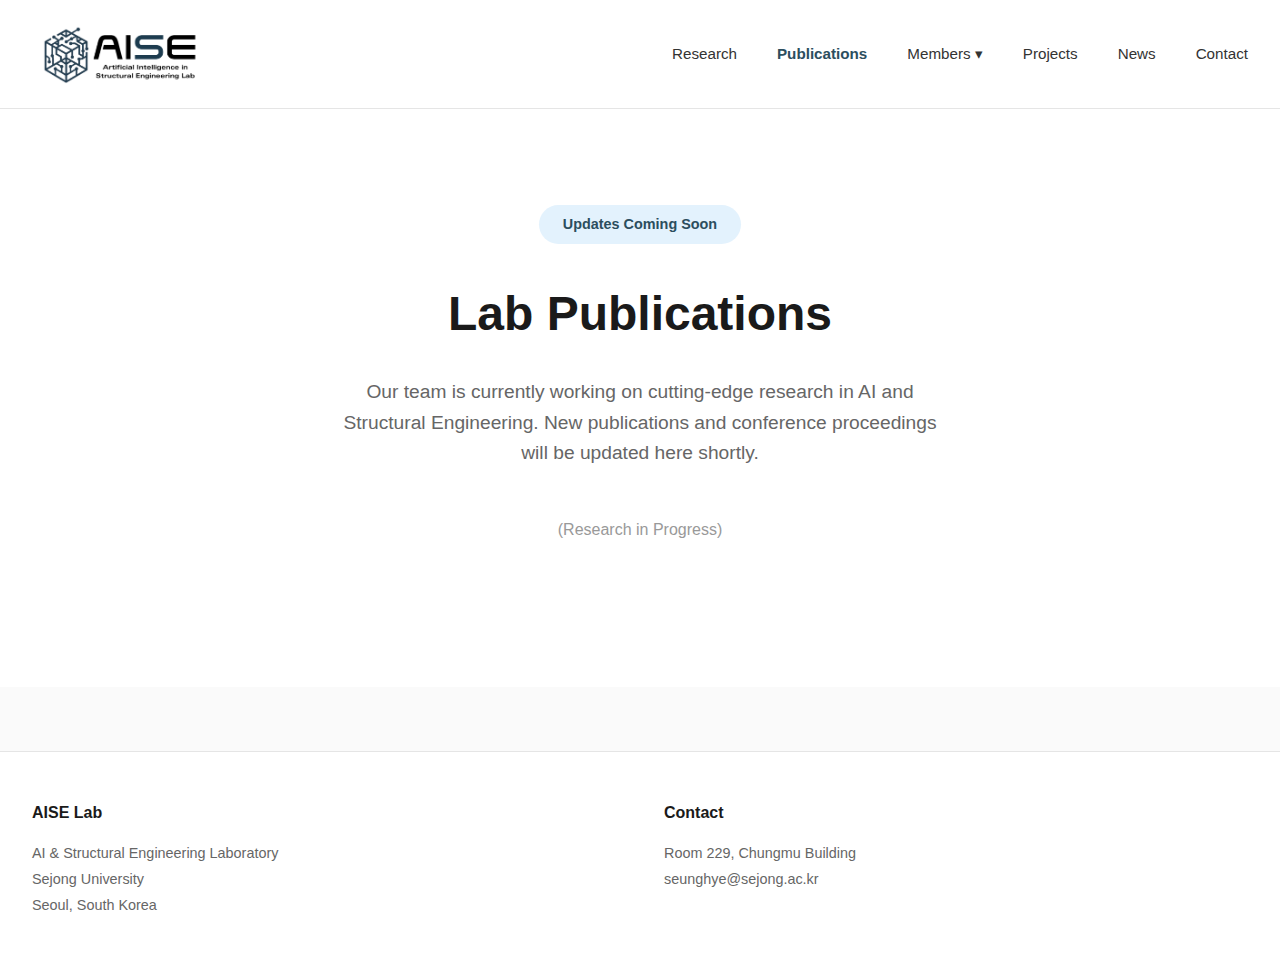
<file: publications.html>
<!DOCTYPE html>
<html lang="en">
<head>
    <meta charset="UTF-8">
    <meta name="viewport" content="width=device-width, initial-scale=1.0">
    <meta name="description" content="AISE Lab Publications">
    <title>Publications - AISE Lab</title>
    <style>
        * {
            margin: 0;
            padding: 0;
            box-sizing: border-box;
        }

        :root {
            --primary: #2C4E5E;
            --text-dark: #1a1a1a;
            --text-gray: #666;
            --bg-gray: #fafafa;
            --border: #e5e5e5;
        }

        body {
            font-family: -apple-system, BlinkMacSystemFont, 'Segoe UI', 'Helvetica Neue', Arial, sans-serif;
            color: var(--text-dark);
            line-height: 1.6;
            background: var(--bg-gray);
        }

        /* Header & Nav */
        header {
            background: #fff;
            border-bottom: 1px solid var(--border);
            position: sticky;
            top: 0;
            z-index: 100;
        }

        nav {
            max-width: 1400px;
            margin: 0 auto;
            padding: 1.5rem 2rem;
            display: flex;
            justify-content: space-between;
            align-items: center;
        }

        .logo {
            display: flex;
            align-items: center;
            gap: 1rem;
            text-decoration: none;
        }

        .logo img {
            height: 60px;
        }

        nav ul {
            display: flex;
            gap: 2.5rem;
            list-style: none;
            align-items: center;
        }

        nav a {
            text-decoration: none;
            color: #333;
            font-weight: 400;
            transition: color 0.2s;
            font-size: 0.95rem;
        }

        nav a:hover {
            color: var(--primary);
        }

        /* Dropdown Menu CSS */
        .dropdown {
            position: relative;
            display: inline-block;
        }
        
        .dropdown-content {
            display: none;
            position: absolute;
            background-color: #fff;
            min-width: 160px;
            box-shadow: 0px 8px 16px 0px rgba(0,0,0,0.1);
            z-index: 1000;
            border-radius: 4px;
            border: 1px solid var(--border);
            top: 100%;
            left: 50%;
            transform: translateX(-50%);
            padding: 0.5rem 0;
        }
        
        .dropdown:hover .dropdown-content {
            display: block;
        }
        
        .dropdown-content a {
            color: var(--text-dark);
            padding: 12px 16px;
            text-decoration: none;
            display: block;
            font-size: 0.9rem;
            text-align: center;
        }
        
        .dropdown-content a:hover {
            background-color: var(--bg-gray);
            color: var(--primary);
        }

        /* Main Content */
        .main-content {
            max-width: 1400px;
            margin: 0 auto;
            padding: 6rem 2rem;
            background: #fff;
            min-height: 60vh;
            text-align: center;
            display: flex;
            flex-direction: column;
            justify-content: center;
            align-items: center;
        }

        .main-content h1 {
            font-size: 3rem;
            font-weight: 700;
            color: var(--text-dark);
            margin-bottom: 1.5rem;
        }

        .main-content p {
            font-size: 1.2rem;
            color: var(--text-gray);
            margin-bottom: 3rem;
            max-width: 600px;
        }
        
        .status-badge {
            display: inline-block;
            padding: 0.5rem 1.5rem;
            background: #e3f2fd;
            color: var(--primary);
            border-radius: 50px;
            font-weight: 600;
            margin-bottom: 2rem;
            font-size: 0.9rem;
        }

        /* Footer */
        footer {
            background: #fff;
            border-top: 1px solid var(--border);
            padding: 3rem 2rem;
            margin-top: 4rem;
        }

        .footer-content {
            max-width: 1400px;
            margin: 0 auto;
            display: grid;
            grid-template-columns: repeat(2, 1fr);
            gap: 3rem;
        }

        footer h4 {
            font-size: 1rem;
            font-weight: 600;
            margin-bottom: 1rem;
            color: var(--text-dark);
        }

        footer p, footer a {
            color: var(--text-gray);
            font-size: 0.9rem;
            text-decoration: none;
            line-height: 1.8;
            display: block;
        }

        footer a:hover {
            color: var(--primary);
        }

        @media (max-width: 968px) {
            .footer-content {
                grid-template-columns: 1fr;
            }

            nav ul {
                display: none;
            }
        }
    
/* ========== 모바일 메뉴 ========== */
.mobile-menu-btn {
    display: none;
    flex-direction: column;
    justify-content: space-around;
    width: 30px;
    height: 24px;
    background: transparent;
    border: none;
    cursor: pointer;
    padding: 0;
    z-index: 1001;
}

.mobile-menu-btn span {
    width: 30px;
    height: 3px;
    background: #333;
    border-radius: 2px;
    transition: all 0.3s ease;
}

.mobile-menu-btn.active span:nth-child(1) {
    transform: translateY(10.5px) rotate(45deg);
}

.mobile-menu-btn.active span:nth-child(2) {
    opacity: 0;
}

.mobile-menu-btn.active span:nth-child(3) {
    transform: translateY(-10.5px) rotate(-45deg);
}

.mobile-menu {
    position: fixed;
    top: 0;
    right: 0;
    width: 80%;
    max-width: 300px;
    height: 100vh;
    background: #fff;
    box-shadow: -2px 0 10px rgba(0, 0, 0, 0.1);
    z-index: 1000;
    padding: 80px 2rem 2rem;
    overflow-y: auto;
    transition: transform 0.3s ease;
}

.mobile-menu.hidden {
    transform: translateX(100%);
}

.mobile-menu ul {
    list-style: none;
    padding: 0;
    margin: 0;
    display: flex;
    flex-direction: column;
    gap: 0;
}

.mobile-menu li {
    border-bottom: 1px solid #eee;
}

.mobile-menu a {
    display: block;
    padding: 1rem 0;
    color: #333;
    text-decoration: none;
    font-size: 1rem;
    font-weight: 500;
}

.mobile-menu .dropdown {
    display: block;
}

.mobile-menu .dropdown-content {
    position: static;
    display: none;
    box-shadow: none;
    border: none;
    padding: 0;
    margin: 0;
    background: #f9f9f9;
    transform: none;
}

.mobile-menu .dropdown.active .dropdown-content {
    display: block;
}

.mobile-menu .dropdown-content a {
    padding: 0.75rem 0 0.75rem 1.5rem;
    font-size: 0.9rem;
}

@media (max-width: 768px) {
    .mobile-menu-btn {
        display: flex;
    }
    
    nav > ul {
        display: none !important;
    }
}
    
    </style>
</head>
<body>
    <header>
        <nav>
            <a href="index.html" class="logo">
                <img src="images/logo.png" alt="AISE Lab Logo">
            </a>
            <ul>
                <li><a href="research.html">Research</a></li>
                <li><a href="publications.html" style="color: var(--primary); font-weight: 600;">Publications</a></li>
                
                <li class="dropdown">
                    <a href="#" style="cursor: default;">Members ▾</a>
                    <div class="dropdown-content">
                        <a href="professor.html">Professor</a>
                        <a href="people.html">Researchers</a>
                    </div>
                </li>

                <li><a href="projects.html">Projects</a></li>
                <li><a href="news.html">News</a></li>
                <li><a href="contact.html">Contact</a></li>
            </ul>
        </nav>
    </header>

    <div class="main-content">
        <span class="status-badge">Updates Coming Soon</span>
        <h1>Lab Publications</h1>
        <p>
            Our team is currently working on cutting-edge research in AI and Structural Engineering. 
            New publications and conference proceedings will be updated here shortly.
        </p>
        <p style="color: #999; font-size: 1rem;">
            (Research in Progress)
        </p>
    </div>

    <footer>
        <div class="footer-content">
            <div>
                <h4>AISE Lab</h4>
                <p>AI & Structural Engineering Laboratory</p>
                <p>Sejong University</p>
                <p>Seoul, South Korea</p>
            </div>
            <div>
                <h4>Contact</h4>
                <p>Room 229, Chungmu Building</p>
                <a href="mailto:seunghye@sejong.ac.kr">seunghye@sejong.ac.kr</a>
</file>
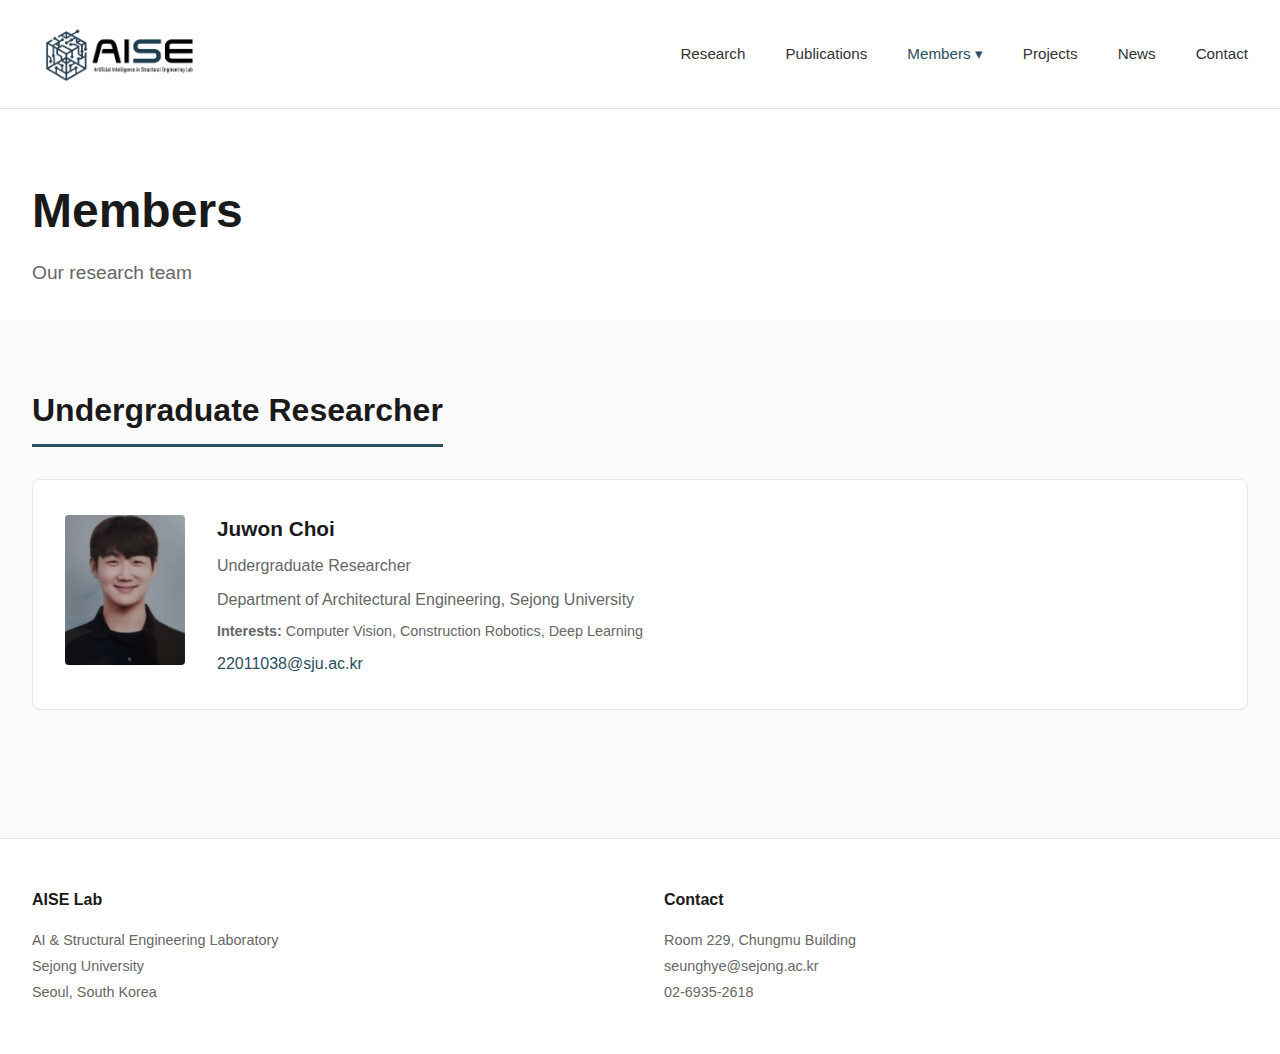
<file: aise/people.html>
<!DOCTYPE html>
<html lang="en">
<head>
    <meta charset="UTF-8">
    <meta name="viewport" content="width=device-width, initial-scale=1.0">
    <meta name="description" content="AISE Lab Members">
    <title>Members - AISE Lab</title>
    <style>
        * {
            margin: 0;
            padding: 0;
            box-sizing: border-box;
        }

        :root {
            --primary: #2C4E5E;
            --text-dark: #1a1a1a;
            --text-gray: #666;
            --bg-gray: #fafafa;
            --border: #e5e5e5;
        }

        body {
            font-family: -apple-system, BlinkMacSystemFont, 'Segoe UI', 'Helvetica Neue', Arial, sans-serif;
            color: var(--text-dark);
            line-height: 1.6;
            background: var(--bg-gray);
        }

        /* Header & Nav */
        header {
            background: #fff;
            border-bottom: 1px solid var(--border);
            position: sticky;
            top: 0;
            z-index: 100;
        }

        nav {
            max-width: 1400px;
            margin: 0 auto;
            padding: 1.5rem 2rem;
            display: flex;
            justify-content: space-between;
            align-items: center;
        }

        .logo {
            display: flex;
            align-items: center;
            gap: 1rem;
            text-decoration: none;
        }

        .logo img {
            height: 60px;
        }

        nav ul {
            display: flex;
            gap: 2.5rem;
            list-style: none;
            align-items: center;
        }

        nav a {
            text-decoration: none;
            color: #333;
            font-weight: 400;
            transition: color 0.2s;
            font-size: 0.95rem;
        }

        nav a:hover {
            color: var(--primary);
        }

        /* Dropdown Menu CSS */
        .dropdown {
            position: relative;
            display: inline-block;
        }
        
        .dropdown-content {
            display: none;
            position: absolute;
            background-color: #fff;
            min-width: 160px;
            box-shadow: 0px 8px 16px 0px rgba(0,0,0,0.1);
            z-index: 1000;
            border-radius: 4px;
            border: 1px solid var(--border);
            top: 100%;
            left: 50%;
            transform: translateX(-50%);
            padding: 0.5rem 0;
        }
        
        .dropdown:hover .dropdown-content {
            display: block;
        }
        
        .dropdown-content a {
            color: var(--text-dark);
            padding: 12px 16px;
            text-decoration: none;
            display: block;
            font-size: 0.9rem;
            text-align: center;
        }
        
        .dropdown-content a:hover {
            background-color: var(--bg-gray);
            color: var(--primary);
        }

        /* Page Header */
        .page-header {
            max-width: 1400px;
            margin: 0 auto;
            padding: 4rem 2rem 2rem;
            background: #fff;
        }

        .page-header h1 {
            font-size: 3rem;
            font-weight: 700;
            color: var(--text-dark);
            margin-bottom: 0.5rem;
        }

        .page-header p {
            font-size: 1.2rem;
            color: var(--text-gray);
        }

        /* Students Section */
        .students-section {
            max-width: 1400px;
            margin: 0 auto;
            padding: 4rem 2rem;
        }

        .student-card {
            background: #fff;
            border-radius: 8px;
            padding: 2rem;
            display: flex;
            gap: 2rem;
            align-items: center;
            border: 1px solid var(--border);
        }

        .student-image {
            flex-shrink: 0;
        }

        .student-image img {
            width: 120px;
            height: 150px;
            border-radius: 4px;
            object-fit: cover;
            background: #ddd;
        }

        .student-info h3 {
            font-size: 1.3rem;
            font-weight: 600;
            color: var(--text-dark);
            margin-bottom: 0.5rem;
        }

        .student-info p {
            color: var(--text-gray);
            margin-bottom: 0.5rem;
        }

        .student-info .email {
            color: var(--primary);
            text-decoration: none;
        }

        /* Footer */
        footer {
            background: #fff;
            border-top: 1px solid var(--border);
            padding: 3rem 2rem;
            margin-top: 4rem;
        }

        .footer-content {
            max-width: 1400px;
            margin: 0 auto;
            display: grid;
            grid-template-columns: repeat(2, 1fr);
            gap: 3rem;
        }

        footer h4 {
            font-size: 1rem;
            font-weight: 600;
            margin-bottom: 1rem;
            color: var(--text-dark);
        }

        footer p, footer a {
            color: var(--text-gray);
            font-size: 0.9rem;
            text-decoration: none;
            line-height: 1.8;
            display: block;
        }

        footer a:hover {
            color: var(--primary);
        }

        @media (max-width: 968px) {
            .student-card {
                flex-direction: column;
                text-align: center;
            }

            .footer-content {
                grid-template-columns: 1fr;
            }

            nav ul {
                display: none;
            }
        }
    </style>
</head>
<body>
    <header>
        <nav>
            <a href="index.html" class="logo">
                <img src="images/logo.png" alt="AISE Lab Logo">
            </a>
            <ul>
                <li><a href="research.html">Research</a></li>
                <li><a href="publications.html">Publications</a></li>
                
                <li class="dropdown">
                    <a href="#" style="cursor: default; color: var(--primary);">Members ▾</a>
                    <div class="dropdown-content">
                        <a href="professor.html">Professor</a>
                        <a href="people.html" style="color: var(--primary); font-weight: 600;">Researchers</a>
                    </div>
                </li>

                <li><a href="projects.html">Projects</a></li>
                <li><a href="news.html">News</a></li>
                <li><a href="contact.html">Contact</a></li>
            </ul>
        </nav>
    </header>

    <div class="page-header">
        <h1>Members</h1>
        <p>Our research team</p>
    </div>

    <section class="students-section">
        <h2 style="font-size: 2rem; font-weight: 600; margin-bottom: 2rem; color: var(--text-dark); border-bottom: 3px solid var(--primary); display: inline-block; padding-bottom: 0.5rem;">Undergraduate Researcher</h2>
        
        <div class="student-card">
            <div class="student-image">
                <img src="images/juwon-choi.png" alt="Juwon Choi">
            </div>
            <div class="student-info">
                <h3>Juwon Choi</h3>
                <p>Undergraduate Researcher</p>
                <p>Department of Architectural Engineering, Sejong University</p>
                
                <div style="margin: 0.5rem 0; color: var(--text-gray); font-size: 0.9rem;">
                    <strong>Interests:</strong> Computer Vision, Construction Robotics, Deep Learning
                </div>
                
                <a href="mailto:22011038@sju.ac.kr" class="email">22011038@sju.ac.kr</a>
            </div>
        </div>
    </section>

    <footer>
        <div class="footer-content">
            <div>
                <h4>AISE Lab</h4>
                <p>AI & Structural Engineering Laboratory</p>
                <p>Sejong University</p>
                <p>Seoul, South Korea</p>
            </div>
            <div>
                <h4>Contact</h4>
                <p>Room 229, Chungmu Building</p>
                <p>seunghye@sejong.ac.kr</p>
                <p>02-6935-2618</p>
            </div>
        </div>
    </footer>
</body>
</html>
</file>
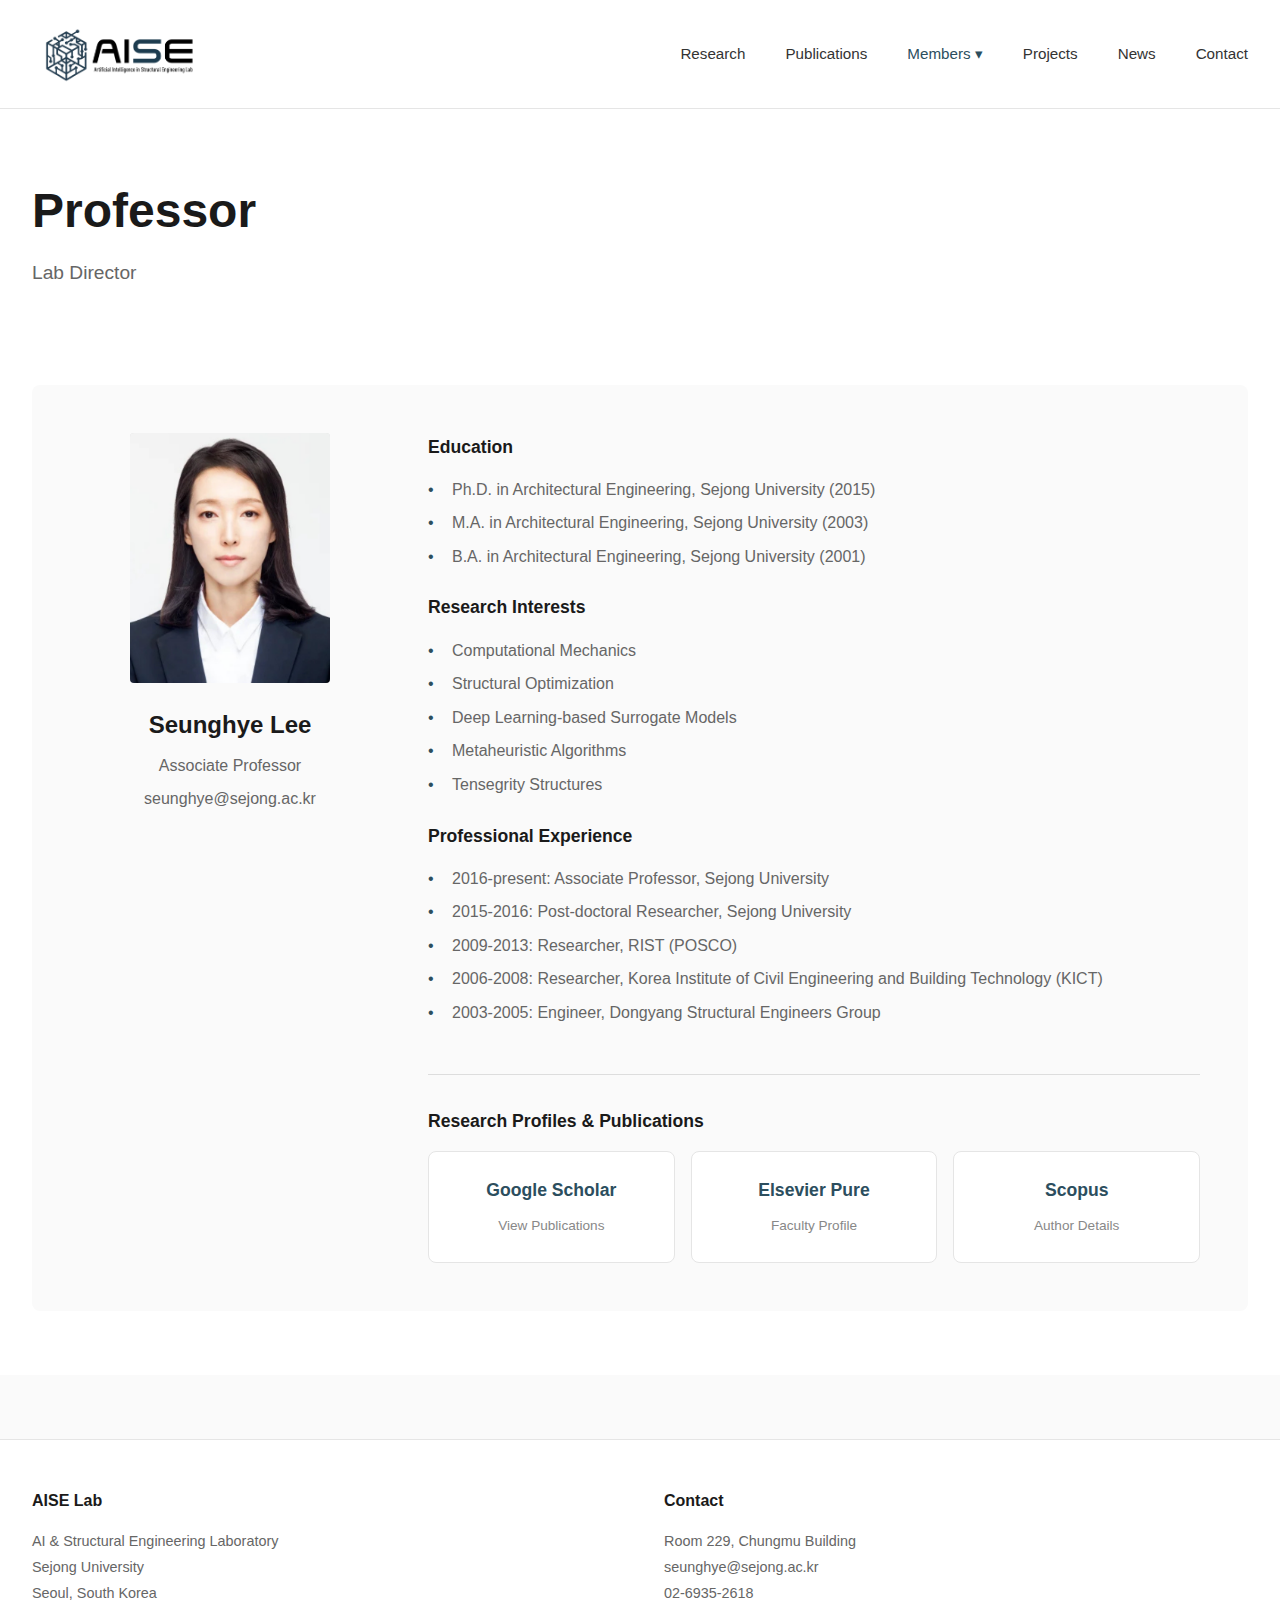
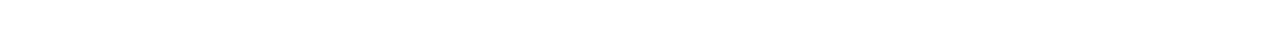
<file: aise/professor.html>
<!DOCTYPE html>
<html lang="en">
<head>
    <meta charset="UTF-8">
    <meta name="viewport" content="width=device-width, initial-scale=1.0">
    <meta name="description" content="Professor - AISE Lab">
    <title>Professor - AISE Lab</title>
    <style>
        * {
            margin: 0;
            padding: 0;
            box-sizing: border-box;
        }

        :root {
            --primary: #2C4E5E;
            --text-dark: #1a1a1a;
            --text-gray: #666;
            --bg-gray: #fafafa;
            --border: #e5e5e5;
        }

        body {
            font-family: -apple-system, BlinkMacSystemFont, 'Segoe UI', 'Helvetica Neue', Arial, sans-serif;
            color: var(--text-dark);
            line-height: 1.6;
            background: var(--bg-gray);
        }

        /* Header & Nav */
        header {
            background: #fff;
            border-bottom: 1px solid var(--border);
            position: sticky;
            top: 0;
            z-index: 100;
        }

        nav {
            max-width: 1400px;
            margin: 0 auto;
            padding: 1.5rem 2rem;
            display: flex;
            justify-content: space-between;
            align-items: center;
        }

        .logo {
            display: flex;
            align-items: center;
            gap: 1rem;
            text-decoration: none;
        }

        .logo img {
            height: 60px;
        }

        nav ul {
            display: flex;
            gap: 2.5rem;
            list-style: none;
            align-items: center;
        }

        nav a {
            text-decoration: none;
            color: #333;
            font-weight: 400;
            transition: color 0.2s;
            font-size: 0.95rem;
        }

        nav a:hover {
            color: var(--primary);
        }

        /* Dropdown Menu CSS */
        .dropdown {
            position: relative;
            display: inline-block;
        }
        
        .dropdown-content {
            display: none;
            position: absolute;
            background-color: #fff;
            min-width: 160px;
            box-shadow: 0px 8px 16px 0px rgba(0,0,0,0.1);
            z-index: 1000;
            border-radius: 4px;
            border: 1px solid var(--border);
            top: 100%;
            left: 50%;
            transform: translateX(-50%);
            padding: 0.5rem 0;
        }
        
        .dropdown:hover .dropdown-content {
            display: block;
        }
        
        .dropdown-content a {
            color: var(--text-dark);
            padding: 12px 16px;
            text-decoration: none;
            display: block;
            font-size: 0.9rem;
            text-align: center;
        }
        
        .dropdown-content a:hover {
            background-color: var(--bg-gray);
            color: var(--primary);
        }

        /* Page Header */
        .page-header {
            max-width: 1400px;
            margin: 0 auto;
            padding: 4rem 2rem 2rem;
            background: #fff;
        }

        .page-header h1 {
            font-size: 3rem;
            font-weight: 700;
            color: var(--text-dark);
            margin-bottom: 0.5rem;
        }

        .page-header p {
            font-size: 1.2rem;
            color: var(--text-gray);
        }

        /* PI Section Styles */
        .pi-section {
            max-width: 1400px;
            margin: 0 auto;
            padding: 4rem 2rem;
            background: #fff;
        }

        .pi-card {
            background: var(--bg-gray);
            border-radius: 8px;
            padding: 3rem;
            display: grid;
            grid-template-columns: 300px 1fr;
            gap: 3rem;
        }

        .pi-image {
            text-align: center;
        }

        .pi-image img {
            width: 200px;
            height: 250px;
            object-fit: cover;
            margin-bottom: 1rem;
            background: #ddd;
            border-radius: 4px;
        }

        .pi-image h3 {
            font-size: 1.5rem;
            font-weight: 600;
            color: var(--text-dark);
            margin-bottom: 0.5rem;
        }

        .pi-image p {
            color: var(--text-gray);
            margin-bottom: 0.5rem;
        }

        .pi-info h4 {
            font-size: 1.1rem;
            font-weight: 600;
            color: var(--text-dark);
            margin-bottom: 1rem;
            margin-top: 1.5rem;
        }

        .pi-info h4:first-child {
            margin-top: 0;
        }

        .pi-info ul {
            list-style: none;
            margin-bottom: 1rem;
        }

        .pi-info li {
            color: var(--text-gray);
            margin-bottom: 0.5rem;
            padding-left: 1.5rem;
            position: relative;
        }

        .pi-info li:before {
            content: "•";
            color: var(--primary);
            position: absolute;
            left: 0;
        }

        /* Publication Links Section */
        .pub-links {
            margin-top: 3rem;
            padding-top: 2rem;
            border-top: 1px solid #ddd;
        }

        .links-grid {
            display: grid;
            grid-template-columns: repeat(3, 1fr);
            gap: 1rem;
            margin-top: 1rem;
        }

        .link-card {
            background: #fff;
            padding: 1.5rem;
            border-radius: 8px;
            text-decoration: none;
            border: 1px solid var(--border);
            transition: all 0.2s;
            text-align: center;
        }

        .link-card:hover {
            transform: translateY(-3px);
            border-color: var(--primary);
            box-shadow: 0 4px 8px rgba(0,0,0,0.05);
        }

        .link-card h5 {
            color: var(--primary);
            font-size: 1.1rem;
            margin-bottom: 0.5rem;
        }

        .link-card span {
            font-size: 0.85rem;
            color: #888;
        }

        /* Footer */
        footer {
            background: #fff;
            border-top: 1px solid var(--border);
            padding: 3rem 2rem;
            margin-top: 4rem;
        }

        .footer-content {
            max-width: 1400px;
            margin: 0 auto;
            display: grid;
            grid-template-columns: repeat(2, 1fr);
            gap: 3rem;
        }

        footer h4 {
            font-size: 1rem;
            font-weight: 600;
            margin-bottom: 1rem;
            color: var(--text-dark);
        }

        footer p, footer a {
            color: var(--text-gray);
            font-size: 0.9rem;
            text-decoration: none;
            line-height: 1.8;
            display: block;
        }

        footer a:hover {
            color: var(--primary);
        }

        @media (max-width: 968px) {
            .pi-card {
                grid-template-columns: 1fr;
                text-align: center;
            }

            .links-grid {
                grid-template-columns: 1fr;
            }

            .footer-content {
                grid-template-columns: 1fr;
            }

            nav ul {
                display: none;
            }
        }
    </style>
</head>
<body>
    <header>
        <nav>
            <a href="index.html" class="logo">
                <img src="images/logo.png" alt="AISE Lab Logo">
            </a>
            <ul>
                <li><a href="research.html">Research</a></li>
                <li><a href="publications.html">Publications</a></li>
                
                <li class="dropdown">
                    <a href="#" style="cursor: default; color: var(--primary);">Members ▾</a>
                    <div class="dropdown-content">
                        <a href="professor.html" style="color: var(--primary); font-weight: 600;">Professor</a>
                        <a href="people.html">Researchers</a>
                    </div>
                </li>

                <li><a href="projects.html">Projects</a></li>
                <li><a href="news.html">News</a></li>
                <li><a href="contact.html">Contact</a></li>
            </ul>
        </nav>
    </header>

    <div class="page-header">
        <h1>Professor</h1>
        <p>Lab Director</p>
    </div>

    <section class="pi-section">
        <div class="pi-card">
            <div class="pi-image">
                <img src="images/professor.png" alt="Professor Seunghye Lee">
                <h3>Seunghye Lee</h3>
                <p>Associate Professor</p>
                <p>seunghye@sejong.ac.kr</p>
            </div>
            
            <div class="pi-info">
                <h4>Education</h4>
                <ul>
                    <li>Ph.D. in Architectural Engineering, Sejong University (2015)</li>
                    <li>M.A. in Architectural Engineering, Sejong University (2003)</li>
                    <li>B.A. in Architectural Engineering, Sejong University (2001)</li>
                </ul>

                <h4>Research Interests</h4>
                <ul>
                    <li>Computational Mechanics</li>
                    <li>Structural Optimization</li>
                    <li>Deep Learning-based Surrogate Models</li>
                    <li>Metaheuristic Algorithms</li>
                    <li>Tensegrity Structures</li>
                </ul>

                <h4>Professional Experience</h4>
                <ul>
                    <li>2016-present: Associate Professor, Sejong University</li>
                    <li>2015-2016: Post-doctoral Researcher, Sejong University</li>
                    <li>2009-2013: Researcher, RIST (POSCO)</li>
                    <li>2006-2008: Researcher, Korea Institute of Civil Engineering and Building Technology (KICT)</li>
                    <li>2003-2005: Engineer, Dongyang Structural Engineers Group</li>
                </ul>

                <div class="pub-links">
                    <h4>Research Profiles & Publications</h4>
                    <div class="links-grid">
                        <a href="https://scholar.google.com/citations?user=sxuyuRAAAAAJ" target="_blank" class="link-card">
                            <h5>Google Scholar</h5>
                            <span>View Publications</span>
                        </a>
                        <a href="https://sejong.elsevierpure.com/en/persons/seunghye-lee/" target="_blank" class="link-card">
                            <h5>Elsevier Pure</h5>
                            <span>Faculty Profile</span>
                        </a>
                        <a href="https://www.scopus.com/authid/detail.uri?authorId=55870237600" target="_blank" class="link-card">
                            <h5>Scopus</h5>
                            <span>Author Details</span>
                        </a>
                    </div>
                </div>

            </div>
        </div>
    </section>

    <footer>
        <div class="footer-content">
            <div>
                <h4>AISE Lab</h4>
                <p>AI & Structural Engineering Laboratory</p>
                <p>Sejong University</p>
                <p>Seoul, South Korea</p>
            </div>
            <div>
                <h4>Contact</h4>
                <p>Room 229, Chungmu Building</p>
                <p>seunghye@sejong.ac.kr</p>
                <p>02-6935-2618</p>
            </div>
        </div>
    </footer>
</body>
</html>
</file>
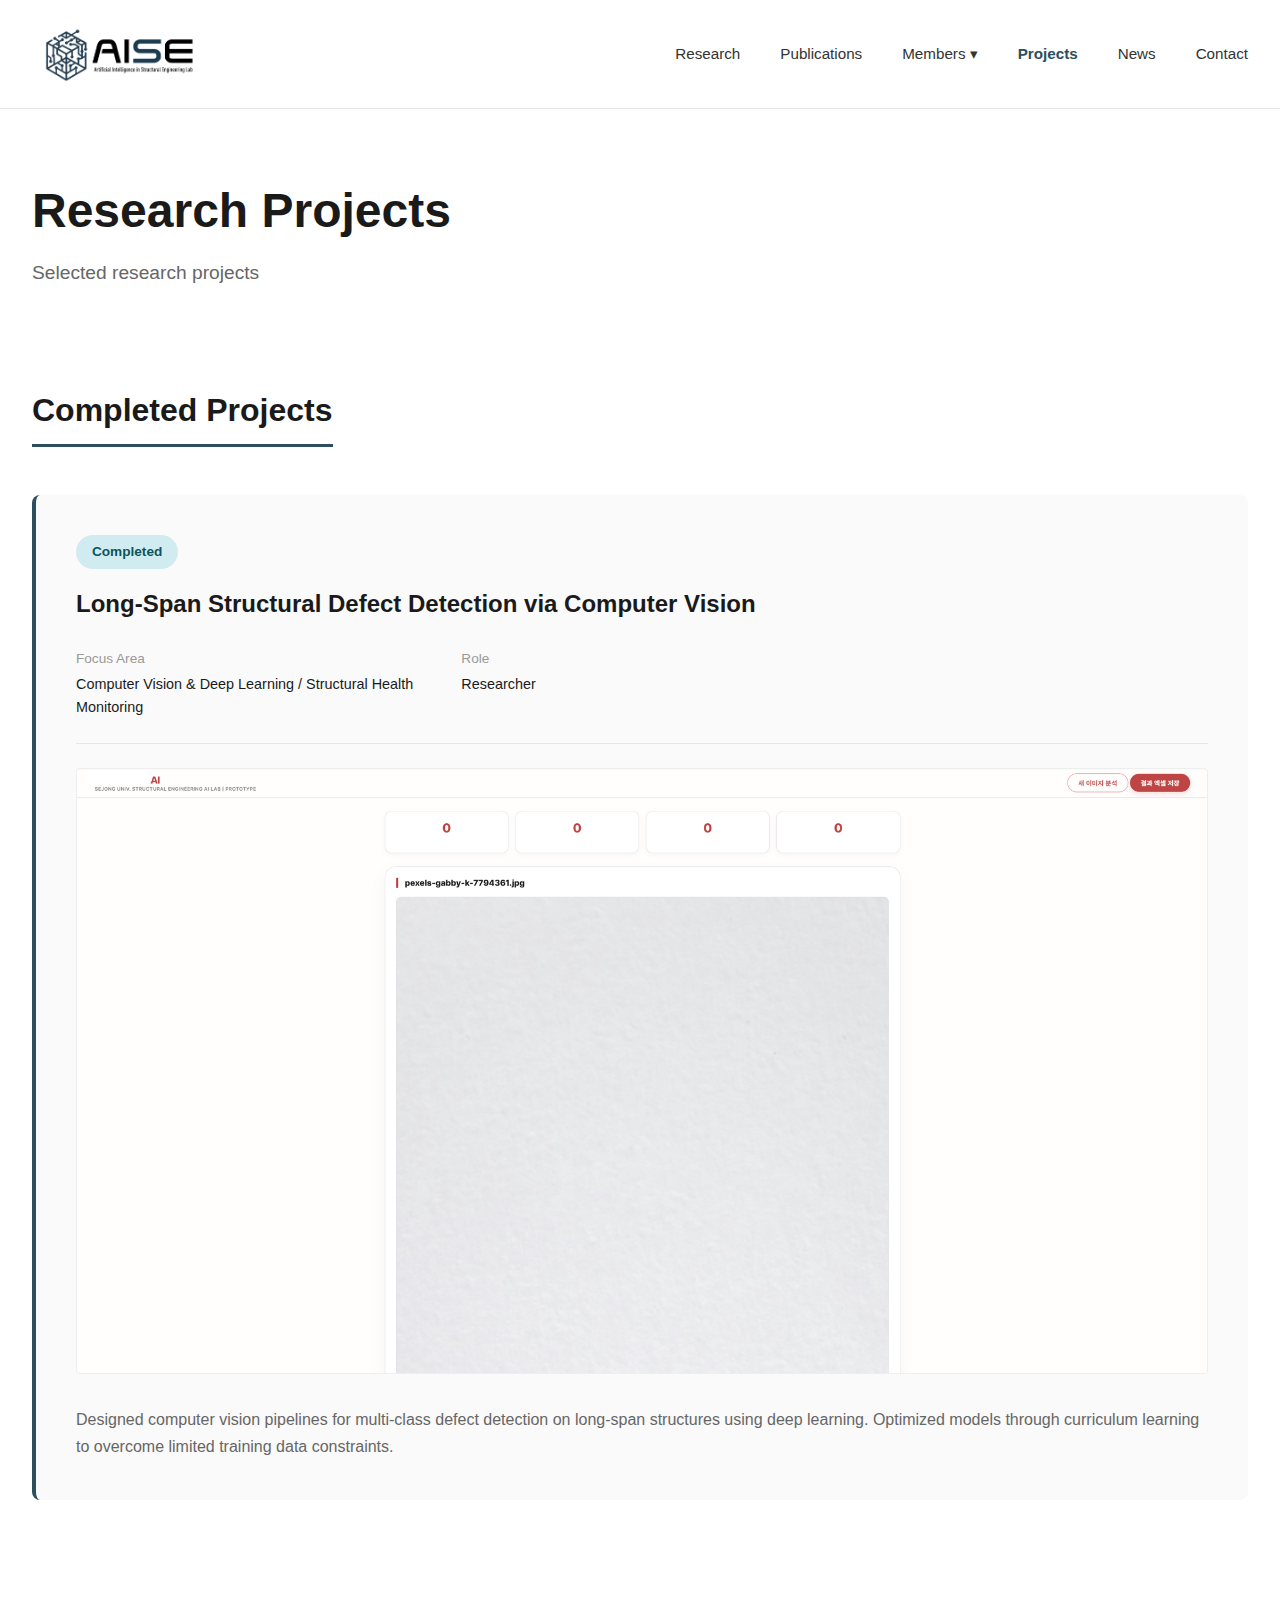
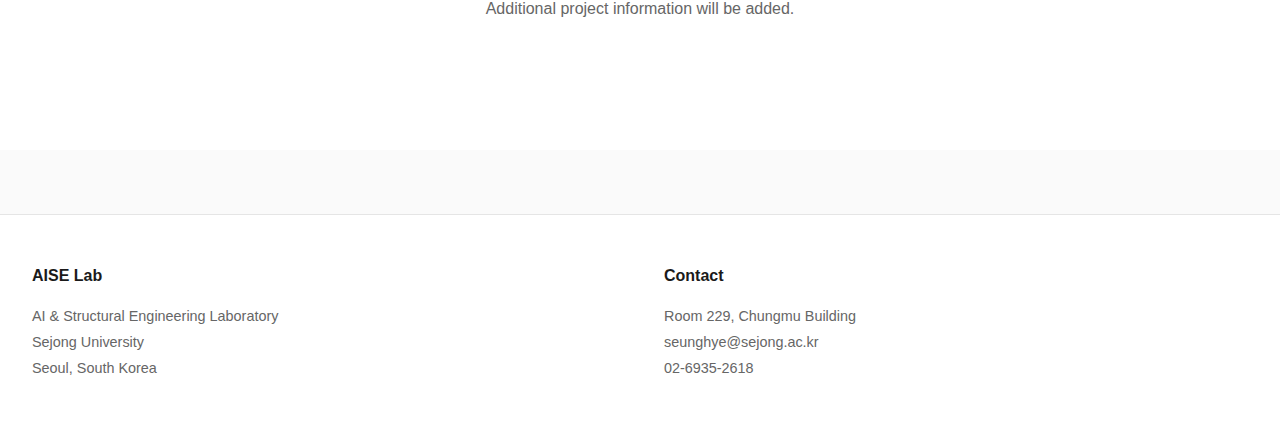
<file: aise/projects.html>
<!DOCTYPE html>
<html lang="en">
<head>
    <meta charset="UTF-8">
    <meta name="viewport" content="width=device-width, initial-scale=1.0">
    <meta name="description" content="AISE Lab Projects">
    <title>Projects - AISE Lab</title>
    <style>
        * {
            margin: 0;
            padding: 0;
            box-sizing: border-box;
        }

        :root {
            --primary: #2C4E5E;
            --text-dark: #1a1a1a;
            --text-gray: #666;
            --bg-gray: #fafafa;
            --border: #e5e5e5;
        }

        body {
            font-family: -apple-system, BlinkMacSystemFont, 'Segoe UI', 'Helvetica Neue', Arial, sans-serif;
            color: var(--text-dark);
            line-height: 1.6;
            background: var(--bg-gray);
        }

        /* Header & Nav */
        header {
            background: #fff;
            border-bottom: 1px solid var(--border);
            position: sticky;
            top: 0;
            z-index: 100;
        }

        nav {
            max-width: 1400px;
            margin: 0 auto;
            padding: 1.5rem 2rem;
            display: flex;
            justify-content: space-between;
            align-items: center;
        }

        .logo {
            display: flex;
            align-items: center;
            gap: 1rem;
            text-decoration: none;
        }

        .logo img {
            height: 60px;
        }

        nav ul {
            display: flex;
            gap: 2.5rem;
            list-style: none;
            align-items: center;
        }

        nav a {
            text-decoration: none;
            color: #333;
            font-weight: 400;
            transition: color 0.2s;
            font-size: 0.95rem;
        }

        nav a:hover {
            color: var(--primary);
        }

        /* Dropdown Menu CSS */
        .dropdown {
            position: relative;
            display: inline-block;
        }
        
        .dropdown-content {
            display: none;
            position: absolute;
            background-color: #fff;
            min-width: 160px;
            box-shadow: 0px 8px 16px 0px rgba(0,0,0,0.1);
            z-index: 1000;
            border-radius: 4px;
            border: 1px solid var(--border);
            top: 100%;
            left: 50%;
            transform: translateX(-50%);
            padding: 0.5rem 0;
        }
        
        .dropdown:hover .dropdown-content {
            display: block;
        }
        
        .dropdown-content a {
            color: var(--text-dark);
            padding: 12px 16px;
            text-decoration: none;
            display: block;
            font-size: 0.9rem;
            text-align: center;
        }
        
        .dropdown-content a:hover {
            background-color: var(--bg-gray);
            color: var(--primary);
        }

        /* Page Header */
        .page-header {
            max-width: 1400px;
            margin: 0 auto;
            padding: 4rem 2rem 2rem;
            background: #fff;
        }

        .page-header h1 {
            font-size: 3rem;
            font-weight: 700;
            color: var(--text-dark);
            margin-bottom: 0.5rem;
        }

        .page-header p {
            font-size: 1.2rem;
            color: var(--text-gray);
        }

        /* Projects Section */
        .projects-section {
            max-width: 1400px;
            margin: 0 auto;
            padding: 4rem 2rem;
            background: #fff;
        }

        .section-title {
            font-size: 2rem;
            font-weight: 600;
            margin-bottom: 3rem;
            color: var(--text-dark);
            border-bottom: 3px solid var(--primary);
            display: inline-block;
            padding-bottom: 0.5rem;
        }

        .project-card {
            background: var(--bg-gray);
            padding: 2.5rem;
            margin-bottom: 2rem;
            border-radius: 8px;
            border-left: 4px solid var(--primary);
        }

        .project-header {
            margin-bottom: 1.5rem;
        }

        .project-status {
            display: inline-block;
            padding: 0.4rem 1rem;
            border-radius: 20px;
            font-size: 0.85rem;
            font-weight: 600;
            margin-bottom: 1rem;
        }

        .status-active {
            background: #d4edda;
            color: #155724;
        }

        .status-completed {
            background: #d1ecf1;
            color: #0c5460;
        }

        .project-card h3 {
            font-size: 1.5rem;
            font-weight: 600;
            color: var(--text-dark);
            margin-bottom: 1rem;
        }

        .project-meta {
            display: grid;
            grid-template-columns: repeat(3, 1fr);
            gap: 1.5rem;
            margin-bottom: 1.5rem;
            padding-bottom: 1.5rem;
            border-bottom: 1px solid var(--border);
        }

        .meta-item {
            font-size: 0.9rem;
        }

        .meta-label {
            color: #999;
            font-size: 0.85rem;
            margin-bottom: 0.25rem;
        }

        .meta-value {
            color: var(--text-dark);
            font-weight: 500;
        }

        .project-description {
            color: var(--text-gray);
            line-height: 1.7;
        }

        /* Placeholder */
        .placeholder {
            text-align: center;
            padding: 4rem 2rem;
            color: var(--text-gray);
        }

        /* Footer */
        footer {
            background: #fff;
            border-top: 1px solid var(--border);
            padding: 3rem 2rem;
            margin-top: 4rem;
        }

        .footer-content {
            max-width: 1400px;
            margin: 0 auto;
            display: grid;
            grid-template-columns: repeat(2, 1fr);
            gap: 3rem;
        }

        footer h4 {
            font-size: 1rem;
            font-weight: 600;
            margin-bottom: 1rem;
            color: var(--text-dark);
        }

        footer p, footer a {
            color: var(--text-gray);
            font-size: 0.9rem;
            text-decoration: none;
            line-height: 1.8;
            display: block;
        }

        footer a:hover {
            color: var(--primary);
        }

        @media (max-width: 968px) {
            .project-meta {
                grid-template-columns: 1fr;
            }

            .footer-content {
                grid-template-columns: 1fr;
            }

            nav ul {
                display: none;
            }
        }
    </style>
</head>
<body>
    <header>
        <nav>
            <a href="index.html" class="logo">
                <img src="images/logo.png" alt="AISE Lab Logo">
            </a>
            <ul>
                <li><a href="research.html">Research</a></li>
                <li><a href="publications.html">Publications</a></li>
                
                <li class="dropdown">
                    <a href="#" style="cursor: default;">Members ▾</a>
                    <div class="dropdown-content">
                        <a href="professor.html">Professor</a>
                        <a href="people.html">Researchers</a>
                    </div>
                </li>

                <li><a href="projects.html" style="color: var(--primary); font-weight: 600;">Projects</a></li>
                <li><a href="news.html">News</a></li>
                <li><a href="contact.html">Contact</a></li>
            </ul>
        </nav>
    </header>

    <div class="page-header">
        <h1>Research Projects</h1>
        <p>Selected research projects</p>
    </div>

    <section class="projects-section">
        <h2 class="section-title">Completed Projects</h2>
        
        <div class="project-card">
            <div class="project-header">
                <span class="project-status status-completed">Completed</span>
                <h3>Long-Span Structural Defect Detection via Computer Vision</h3>
            </div>
            
            <div class="project-meta">
                <div class="meta-item">
                    <div class="meta-label">Focus Area</div>
                    <div class="meta-value">Computer Vision & Deep Learning / Structural Health Monitoring</div>
                </div>
                <div class="meta-item">
                    <div class="meta-label">Role</div>
                    <div class="meta-value">Researcher</div>
                </div>
                <div class="meta-item"></div>
            </div>
            
            <div style="margin-bottom: 1.5rem;">
                <img src="images/project-1.png" alt="Project Image" style="width: 100%; height: auto; border-radius: 4px; border: 1px solid #eee;">
            </div>

            <div class="project-description">
                <p>
                   Designed computer vision pipelines for multi-class defect detection on long-span structures using deep learning.
                   Optimized models through curriculum learning to overcome limited training data constraints.
                </p>
            </div>
        </div>

        <div class="placeholder">
            <p>Additional project information will be added.</p>
        </div>
    </section>

    <footer>
        <div class="footer-content">
            <div>
                <h4>AISE Lab</h4>
                <p>AI & Structural Engineering Laboratory</p>
                <p>Sejong University</p>
                <p>Seoul, South Korea</p>
            </div>
            <div>
                <h4>Contact</h4>
                <p>Room 229, Chungmu Building</p>
                <p>seunghye@sejong.ac.kr</p>
                <p>02-6935-2618</p>
            </div>
        </div>
    </footer>
</body>
</html>
</file>
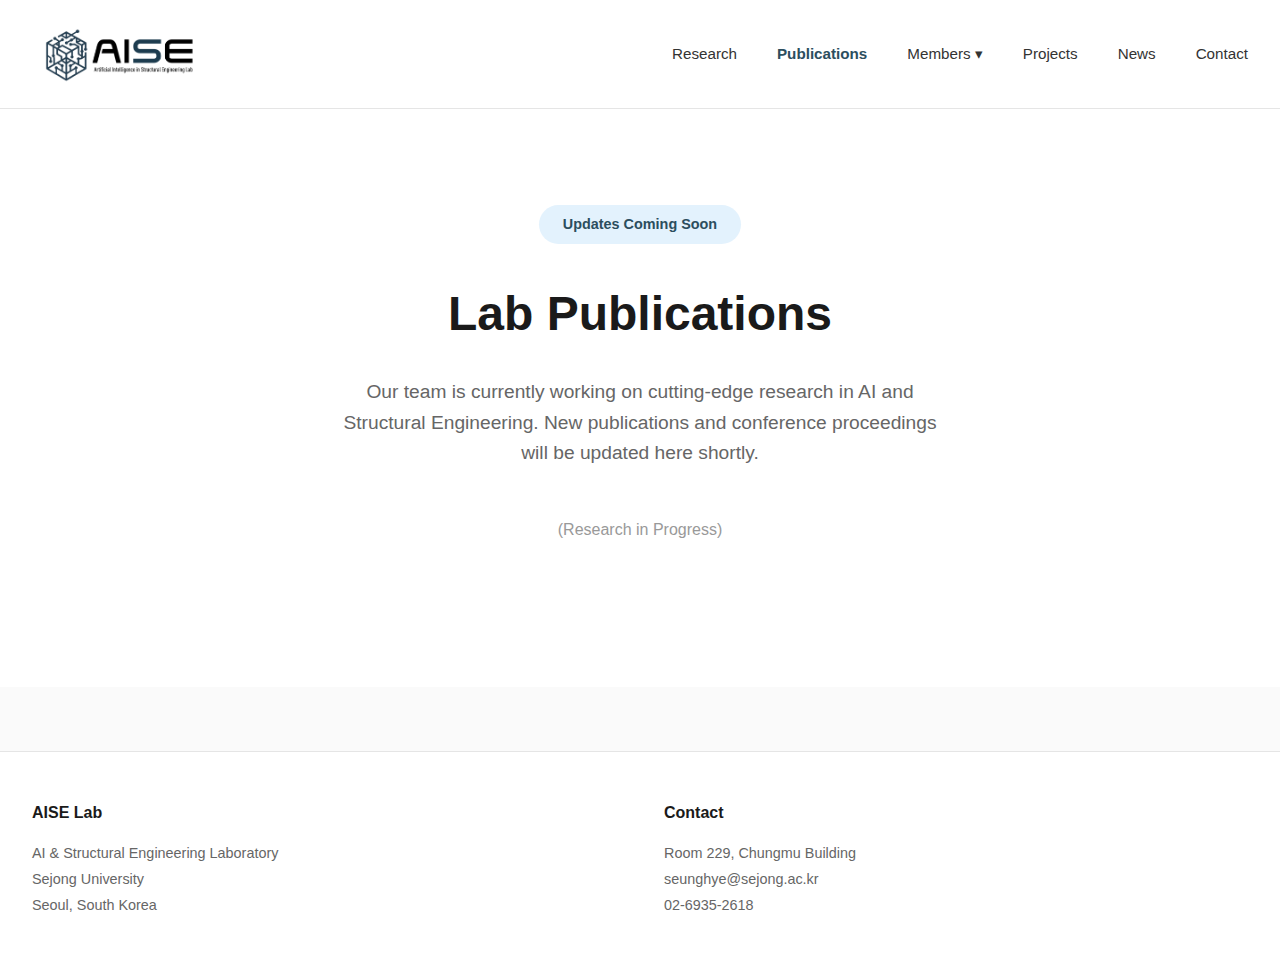
<file: aise/publications.html>
<!DOCTYPE html>
<html lang="en">
<head>
    <meta charset="UTF-8">
    <meta name="viewport" content="width=device-width, initial-scale=1.0">
    <meta name="description" content="AISE Lab Publications">
    <title>Publications - AISE Lab</title>
    <style>
        * {
            margin: 0;
            padding: 0;
            box-sizing: border-box;
        }

        :root {
            --primary: #2C4E5E;
            --text-dark: #1a1a1a;
            --text-gray: #666;
            --bg-gray: #fafafa;
            --border: #e5e5e5;
        }

        body {
            font-family: -apple-system, BlinkMacSystemFont, 'Segoe UI', 'Helvetica Neue', Arial, sans-serif;
            color: var(--text-dark);
            line-height: 1.6;
            background: var(--bg-gray);
        }

        /* Header & Nav */
        header {
            background: #fff;
            border-bottom: 1px solid var(--border);
            position: sticky;
            top: 0;
            z-index: 100;
        }

        nav {
            max-width: 1400px;
            margin: 0 auto;
            padding: 1.5rem 2rem;
            display: flex;
            justify-content: space-between;
            align-items: center;
        }

        .logo {
            display: flex;
            align-items: center;
            gap: 1rem;
            text-decoration: none;
        }

        .logo img {
            height: 60px;
        }

        nav ul {
            display: flex;
            gap: 2.5rem;
            list-style: none;
            align-items: center;
        }

        nav a {
            text-decoration: none;
            color: #333;
            font-weight: 400;
            transition: color 0.2s;
            font-size: 0.95rem;
        }

        nav a:hover {
            color: var(--primary);
        }

        /* Dropdown Menu CSS */
        .dropdown {
            position: relative;
            display: inline-block;
        }
        
        .dropdown-content {
            display: none;
            position: absolute;
            background-color: #fff;
            min-width: 160px;
            box-shadow: 0px 8px 16px 0px rgba(0,0,0,0.1);
            z-index: 1000;
            border-radius: 4px;
            border: 1px solid var(--border);
            top: 100%;
            left: 50%;
            transform: translateX(-50%);
            padding: 0.5rem 0;
        }
        
        .dropdown:hover .dropdown-content {
            display: block;
        }
        
        .dropdown-content a {
            color: var(--text-dark);
            padding: 12px 16px;
            text-decoration: none;
            display: block;
            font-size: 0.9rem;
            text-align: center;
        }
        
        .dropdown-content a:hover {
            background-color: var(--bg-gray);
            color: var(--primary);
        }

        /* Main Content */
        .main-content {
            max-width: 1400px;
            margin: 0 auto;
            padding: 6rem 2rem;
            background: #fff;
            min-height: 60vh;
            text-align: center;
            display: flex;
            flex-direction: column;
            justify-content: center;
            align-items: center;
        }

        .main-content h1 {
            font-size: 3rem;
            font-weight: 700;
            color: var(--text-dark);
            margin-bottom: 1.5rem;
        }

        .main-content p {
            font-size: 1.2rem;
            color: var(--text-gray);
            margin-bottom: 3rem;
            max-width: 600px;
        }
        
        .status-badge {
            display: inline-block;
            padding: 0.5rem 1.5rem;
            background: #e3f2fd;
            color: var(--primary);
            border-radius: 50px;
            font-weight: 600;
            margin-bottom: 2rem;
            font-size: 0.9rem;
        }

        /* Footer */
        footer {
            background: #fff;
            border-top: 1px solid var(--border);
            padding: 3rem 2rem;
            margin-top: 4rem;
        }

        .footer-content {
            max-width: 1400px;
            margin: 0 auto;
            display: grid;
            grid-template-columns: repeat(2, 1fr);
            gap: 3rem;
        }

        footer h4 {
            font-size: 1rem;
            font-weight: 600;
            margin-bottom: 1rem;
            color: var(--text-dark);
        }

        footer p, footer a {
            color: var(--text-gray);
            font-size: 0.9rem;
            text-decoration: none;
            line-height: 1.8;
            display: block;
        }

        footer a:hover {
            color: var(--primary);
        }

        @media (max-width: 968px) {
            .footer-content {
                grid-template-columns: 1fr;
            }

            nav ul {
                display: none;
            }
        }
    </style>
</head>
<body>
    <header>
        <nav>
            <a href="index.html" class="logo">
                <img src="images/logo.png" alt="AISE Lab Logo">
            </a>
            <ul>
                <li><a href="research.html">Research</a></li>
                <li><a href="publications.html" style="color: var(--primary); font-weight: 600;">Publications</a></li>
                
                <li class="dropdown">
                    <a href="#" style="cursor: default;">Members ▾</a>
                    <div class="dropdown-content">
                        <a href="professor.html">Professor</a>
                        <a href="people.html">Researchers</a>
                    </div>
                </li>

                <li><a href="projects.html">Projects</a></li>
                <li><a href="news.html">News</a></li>
                <li><a href="contact.html">Contact</a></li>
            </ul>
        </nav>
    </header>

    <div class="main-content">
        <span class="status-badge">Updates Coming Soon</span>
        <h1>Lab Publications</h1>
        <p>
            Our team is currently working on cutting-edge research in AI and Structural Engineering. 
            New publications and conference proceedings will be updated here shortly.
        </p>
        <p style="color: #999; font-size: 1rem;">
            (Research in Progress)
        </p>
    </div>

    <footer>
        <div class="footer-content">
            <div>
                <h4>AISE Lab</h4>
                <p>AI & Structural Engineering Laboratory</p>
                <p>Sejong University</p>
                <p>Seoul, South Korea</p>
            </div>
            <div>
                <h4>Contact</h4>
                <p>Room 229, Chungmu Building</p>
                <p>seunghye@sejong.ac.kr</p>
                <p>02-6935-2618</p>
            </div>
        </div>
    </footer>
</body>
</html>
</file>
